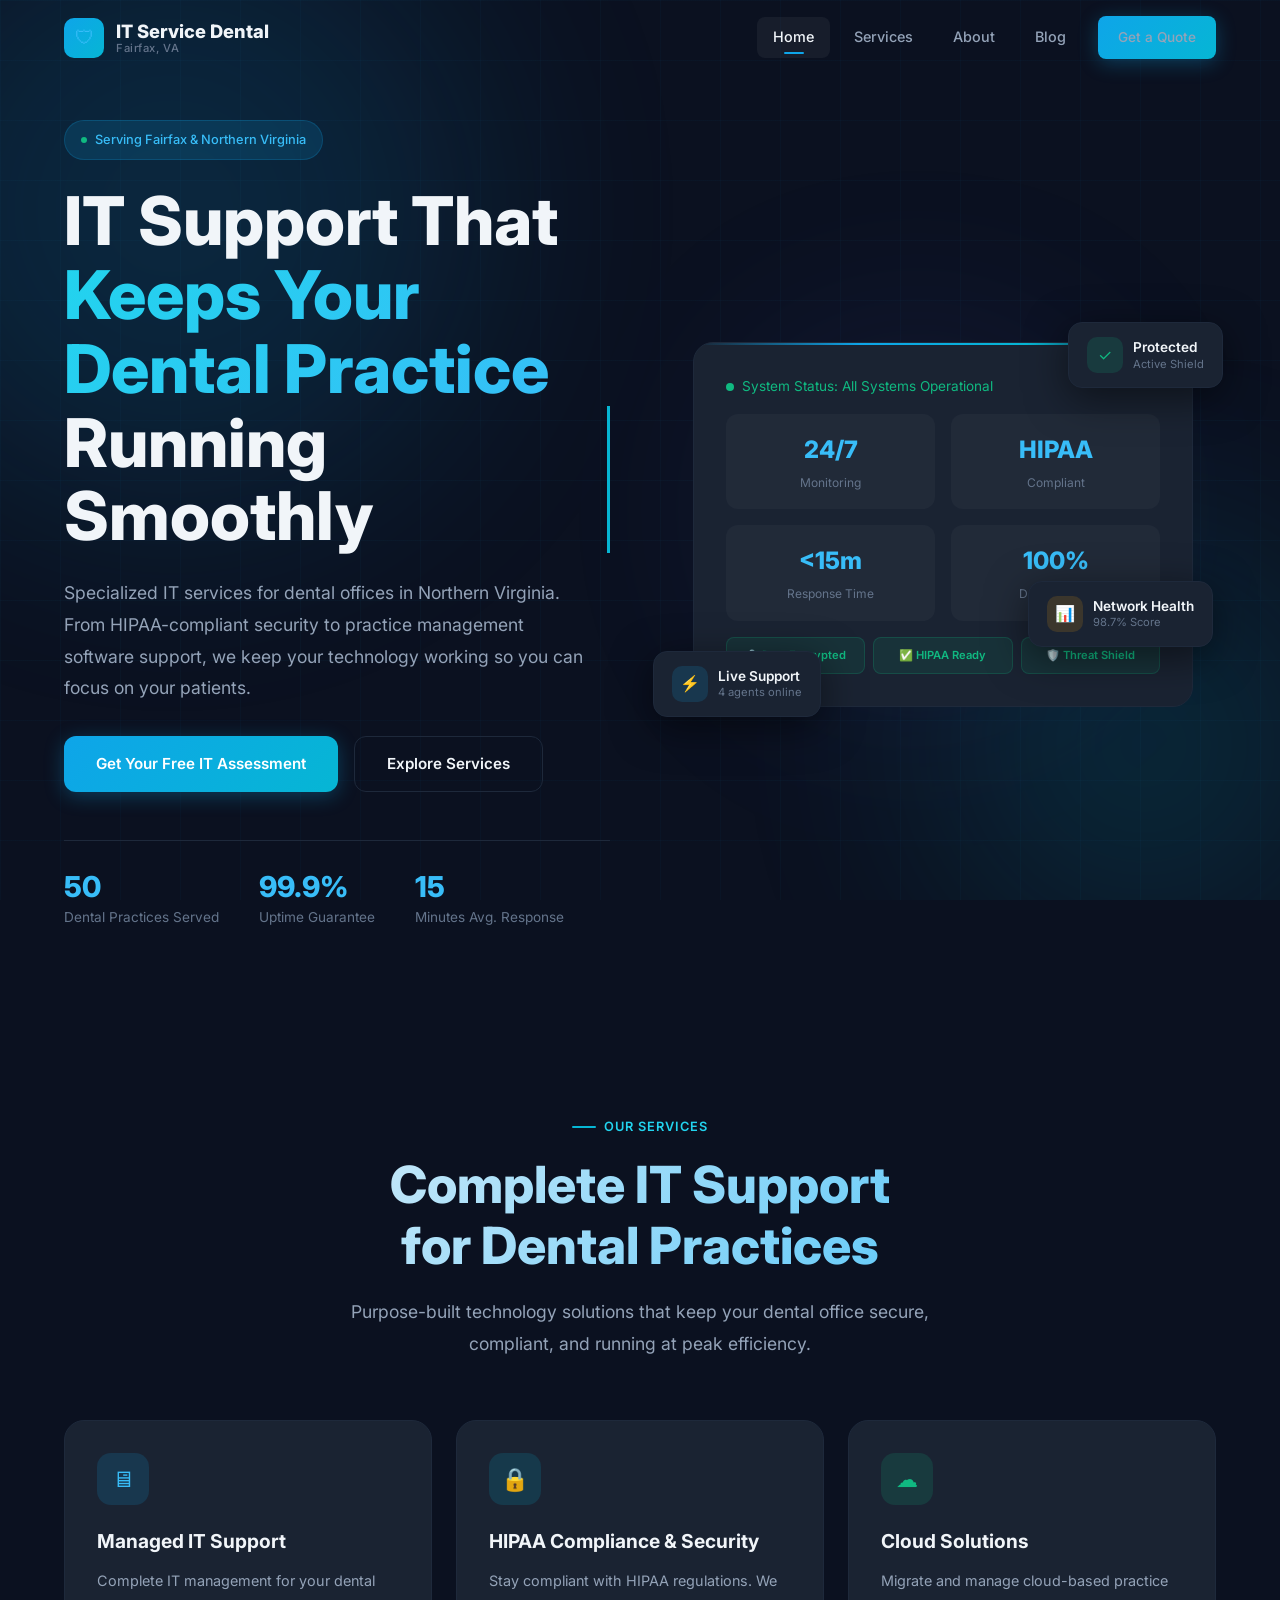
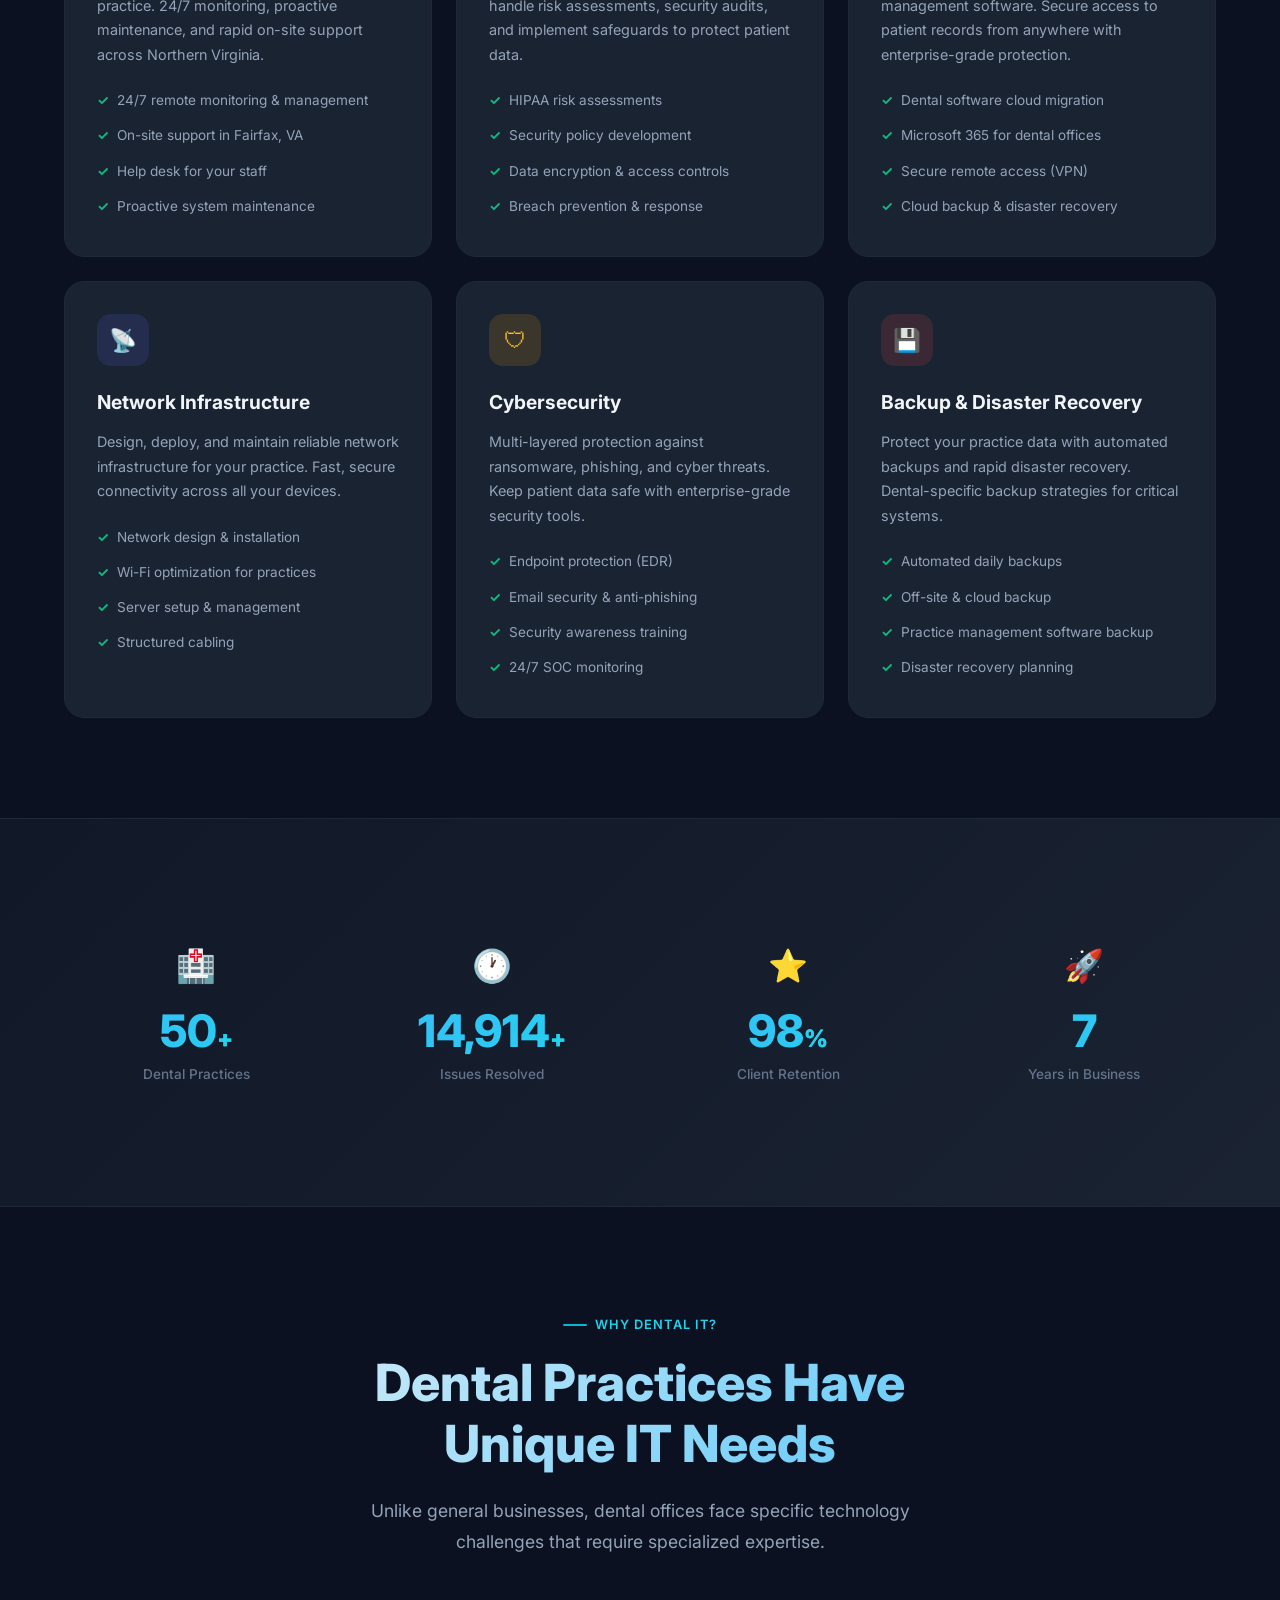
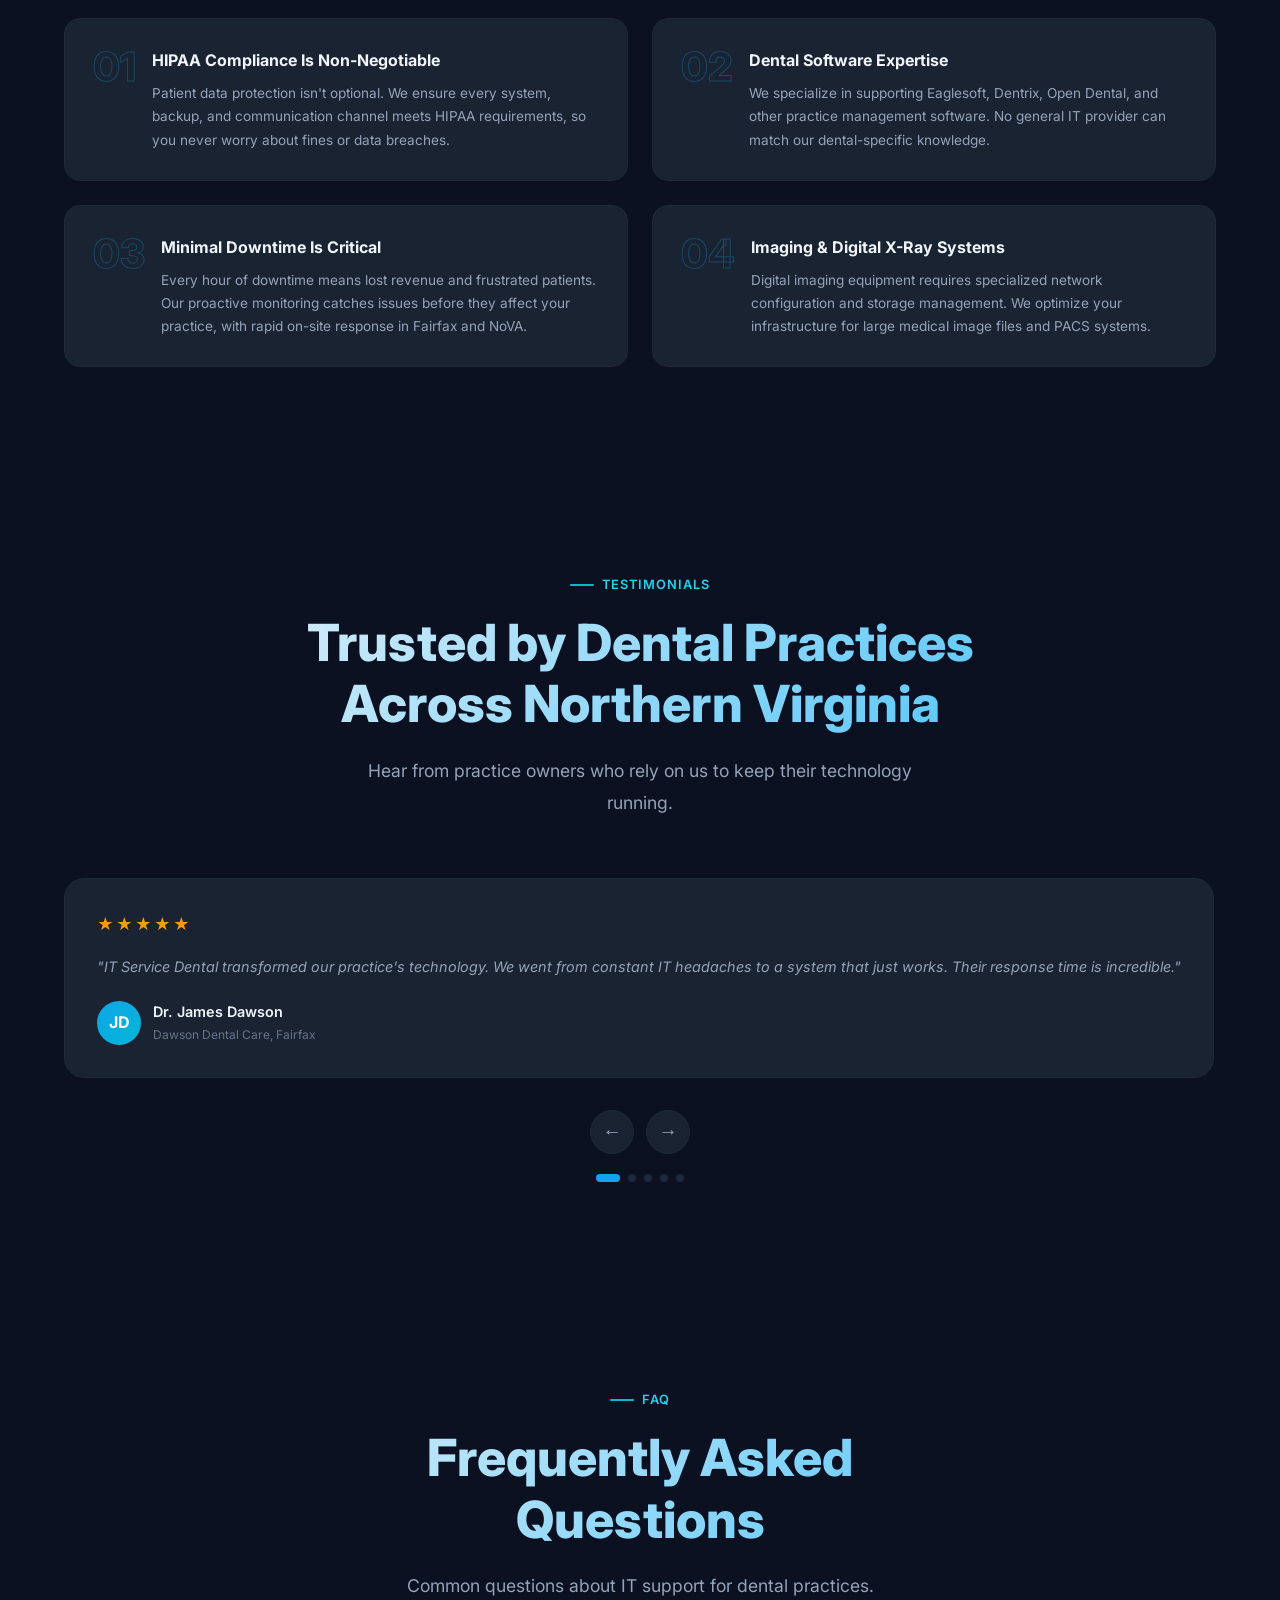
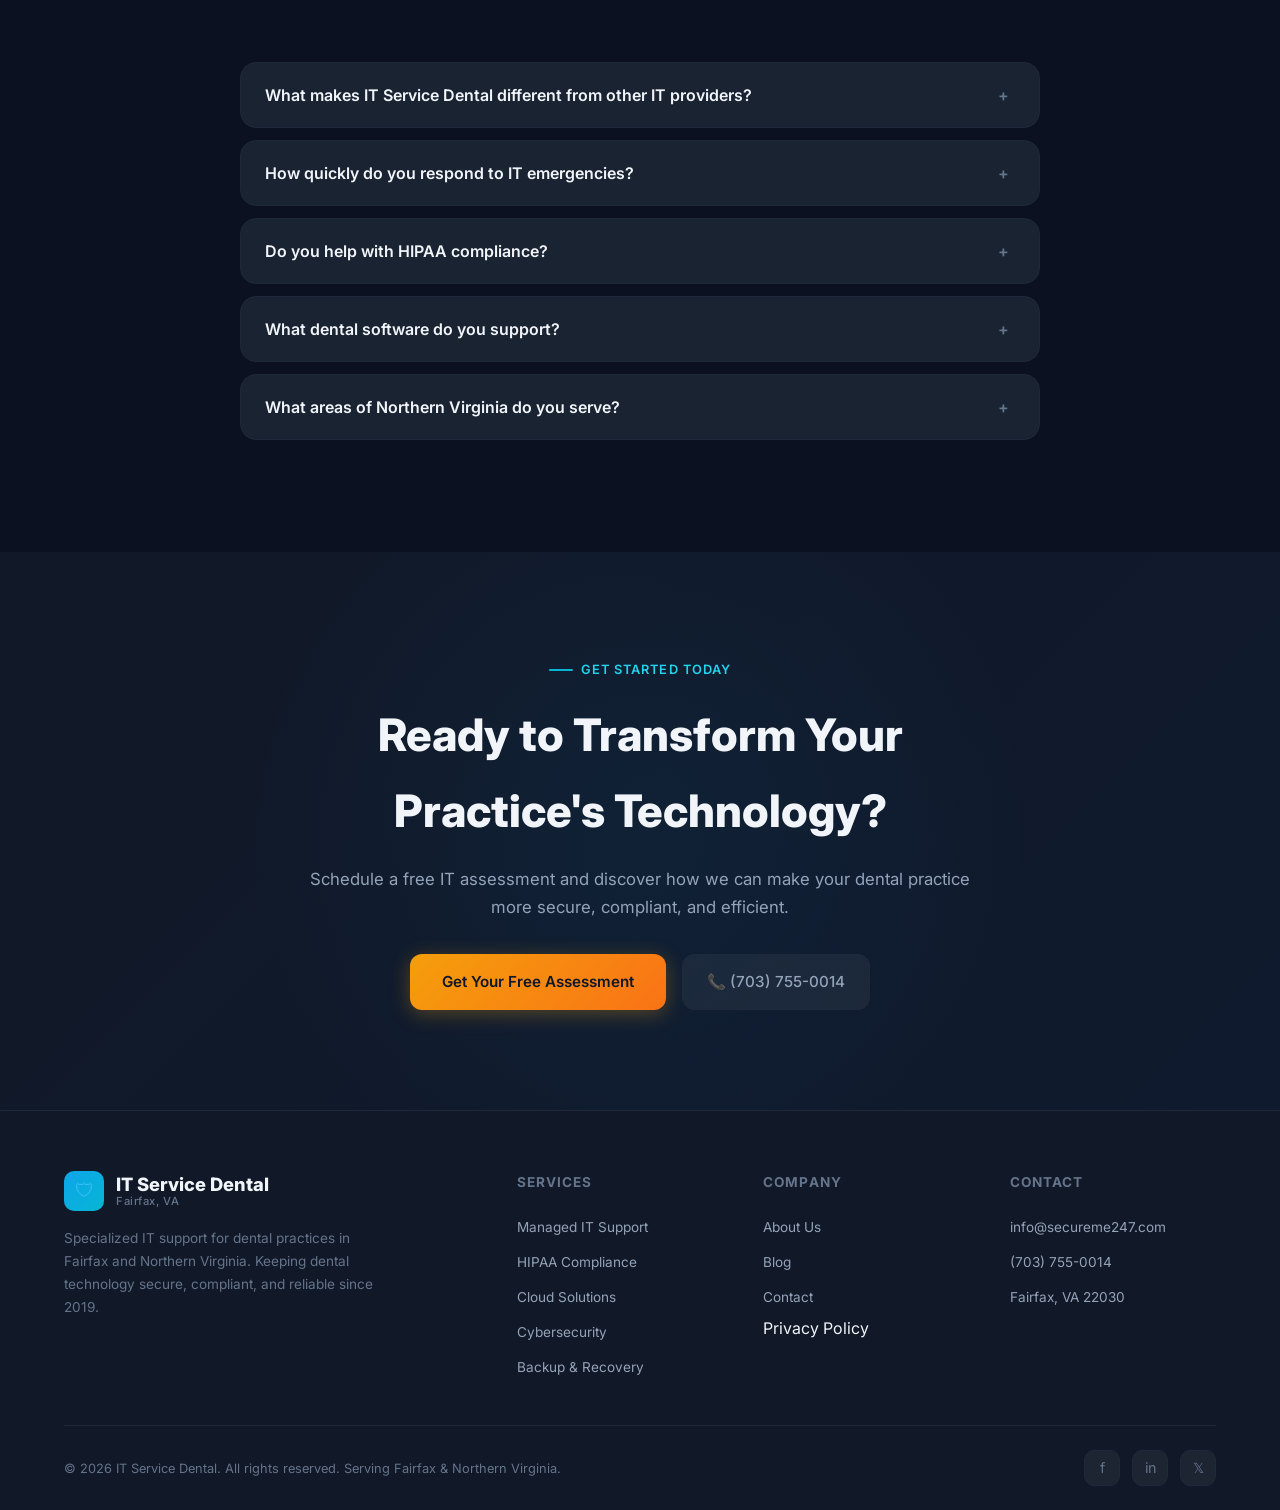
<file: index.html>
<!DOCTYPE html>
<html lang="en">
<head>
  <meta charset="UTF-8">
  <meta name="viewport" content="width=device-width, initial-scale=1.0">
  <meta name="robots" content="index,follow">
  <title>IT Service Dental | IT Support for Dental Offices in Fairfax & Northern Virginia</title>
  <meta name="description" content="IT Service Dental provides specialized IT support, cybersecurity, and managed services for dental offices in Fairfax, VA and Northern Virginia. HIPAA-compliant, 24/7 support.">
  <link rel="canonical" href="https://www.itservicedental.com/">
  <meta property="og:type" content="website">
  <meta property="og:locale" content="en_US">
  <meta property="og:site_name" content="IT Service Dental">
  <meta property="og:title" content="IT Service Dental | IT Support for Dental Offices in Fairfax & Northern Virginia">
  <meta property="og:description" content="Specialized IT support for dental offices. HIPAA-compliant, 24/7 monitoring, and fast on-site support in Fairfax and Northern VA.">
  <meta property="og:image" content="https://www.itservicedental.com/images/og/default.jpg">
  <meta property="og:url" content="https://www.itservicedental.com/">
  <meta name="twitter:card" content="summary_large_image">
  <meta name="twitter:title" content="IT Service Dental | IT Support for Dental Offices in Fairfax & Northern Virginia">
  <meta name="twitter:description" content="Specialized IT support for dental offices. HIPAA-compliant, 24/7 monitoring, and fast on-site support in Fairfax and Northern VA.">
  <meta name="twitter:image" content="https://www.itservicedental.com/images/og/default.jpg">
  <link rel="icon" type="image/svg+xml" href="/favicon.svg">
  <link rel="icon" type="image/png" sizes="96x96" href="/favicon-96x96.png">
  <link rel="icon" type="image/png" sizes="32x32" href="/favicon-32x32.png">
  <link rel="icon" type="image/png" sizes="16x16" href="/favicon-16x16.png">
  <link rel="apple-touch-icon" sizes="192x192" href="/favicon-192x192.png">
  <link rel="preconnect" href="https://fonts.googleapis.com">
  <link rel="preconnect" href="https://fonts.gstatic.com" crossorigin>
  <link href="https://fonts.googleapis.com/css2?family=Inter:wght@400;500;600;700;800&display=swap" rel="stylesheet">
  <link rel="stylesheet" href="/css/style.css">
</head>
<body>
  <!-- Animated Background -->
  <div class="animated-bg">
    <div class="bg-grid"></div>
    <div class="bg-glow bg-glow-1"></div>
    <div class="bg-glow bg-glow-2"></div>
    <div class="bg-glow bg-glow-3"></div>
  </div>

  <!-- Navigation -->
  <nav class="nav" id="navbar">
    <div class="container">
      <a href="/" class="nav-logo">
        <div class="nav-logo-icon">🛡</div>
        <div class="nav-logo-text">
          IT Service Dental
          <span>Fairfax, VA</span>
        </div>
      </a>
      <button class="nav-toggle" id="navToggle" aria-label="Toggle menu">
        <span></span><span></span><span></span>
      </button>
      <div class="nav-links" id="navLinks">
        <a href="/" class="nav-link active">Home</a>
        <a href="/services" class="nav-link">Services</a>
        <a href="/about" class="nav-link">About</a>
        <a href="/blog" class="nav-link">Blog</a>
        <a href="/contact" class="nav-link nav-cta btn btn-primary btn-sm">Get a Quote</a>
      </div>
    </div>
  </nav>

  <!-- Hero Section -->
  <section class="hero" id="home">
    <div class="container">
      <div class="hero-content">
        <div class="hero-badge">
          <span class="hero-badge-dot"></span>
          Serving Fairfax & Northern Virginia
        </div>
        <h1 class="hero-title">
          IT Support That<br>
          <span class="gradient-text">Keeps Your Dental Practice</span><br>
          <span class="typewriter">Running Smoothly</span>
        </h1>
        <p class="hero-description">
          Specialized IT services for dental offices in Northern Virginia. 
          From HIPAA-compliant security to practice management software support, 
          we keep your technology working so you can focus on your patients.
        </p>
        <div class="hero-actions">
          <a href="/contact" class="btn btn-primary">Get Your Free IT Assessment</a>
          <a href="/services" class="btn btn-secondary">Explore Services</a>
        </div>
        <div class="hero-stats">
          <div class="hero-stat">
            <div class="hero-stat-number" data-count="50">0</div>
            <div class="hero-stat-label">Dental Practices Served</div>
          </div>
          <div class="hero-stat">
            <div class="hero-stat-number" data-count="99.9">99.9%</div>
            <div class="hero-stat-label">Uptime Guarantee</div>
          </div>
          <div class="hero-stat">
            <div class="hero-stat-number" data-count="15">0</div>
            <div class="hero-stat-label">Minutes Avg. Response</div>
          </div>
        </div>
      </div>

      <div class="hero-visual">
        <div class="hero-visual-inner">
          <div class="hero-card">
            <div class="hero-card-status">
              <span class="dot"></span>
              System Status: All Systems Operational
            </div>
            <div class="hero-card-metrics">
              <div class="hero-card-metric">
                <div class="value">24/7</div>
                <div class="label">Monitoring</div>
              </div>
              <div class="hero-card-metric">
                <div class="value">HIPAA</div>
                <div class="label">Compliant</div>
              </div>
              <div class="hero-card-metric">
                <div class="value">&lt;15m</div>
                <div class="label">Response Time</div>
              </div>
              <div class="hero-card-metric">
                <div class="value">100%</div>
                <div class="label">Dental Focus</div>
              </div>
            </div>
            <div class="hero-card-security">
              <div class="security-item">🔒 Data Encrypted</div>
              <div class="security-item">✅ HIPAA Ready</div>
              <div class="security-item">🛡️ Threat Shield</div>
            </div>
          </div>
          <!-- Floating cards -->
          <div class="floating-card floating-card-1">
            <div class="icon green">✓</div>
            <div class="text">
              <div class="main">Protected</div>
              <div class="sub">Active Shield</div>
            </div>
          </div>
          <div class="floating-card floating-card-2">
            <div class="icon blue">⚡</div>
            <div class="text">
              <div class="main">Live Support</div>
              <div class="sub">4 agents online</div>
            </div>
          </div>
          <div class="floating-card floating-card-3">
            <div class="icon amber">📊</div>
            <div class="text">
              <div class="main">Network Health</div>
              <div class="sub">98.7% Score</div>
            </div>
          </div>
        </div>
      </div>
    </div>
  </section>

  <!-- Services Overview -->
  <section class="section" id="services">
    <div class="container">
      <div class="section-header text-center" data-animate="fadeInUp">
        <div class="section-tag">Our Services</div>
        <h2 class="section-title">Complete IT Support<br>for Dental Practices</h2>
        <p class="section-subtitle">Purpose-built technology solutions that keep your dental office secure, compliant, and running at peak efficiency.</p>
      </div>
      <div class="services-grid">
        <div class="service-card" data-animate="fadeInUp" data-delay="0">
          <div class="service-icon blue">🖥</div>
          <h3>Managed IT Support</h3>
          <p>Complete IT management for your dental practice. 24/7 monitoring, proactive maintenance, and rapid on-site support across Northern Virginia.</p>
          <ul class="service-features">
            <li>24/7 remote monitoring & management</li>
            <li>On-site support in Fairfax, VA</li>
            <li>Help desk for your staff</li>
            <li>Proactive system maintenance</li>
          </ul>
        </div>
        <div class="service-card" data-animate="fadeInUp" data-delay="100">
          <div class="service-icon teal">🔒</div>
          <h3>HIPAA Compliance & Security</h3>
          <p>Stay compliant with HIPAA regulations. We handle risk assessments, security audits, and implement safeguards to protect patient data.</p>
          <ul class="service-features">
            <li>HIPAA risk assessments</li>
            <li>Security policy development</li>
            <li>Data encryption & access controls</li>
            <li>Breach prevention & response</li>
          </ul>
        </div>
        <div class="service-card" data-animate="fadeInUp" data-delay="200">
          <div class="service-icon green">☁</div>
          <h3>Cloud Solutions</h3>
          <p>Migrate and manage cloud-based practice management software. Secure access to patient records from anywhere with enterprise-grade protection.</p>
          <ul class="service-features">
            <li>Dental software cloud migration</li>
            <li>Microsoft 365 for dental offices</li>
            <li>Secure remote access (VPN)</li>
            <li>Cloud backup & disaster recovery</li>
          </ul>
        </div>
        <div class="service-card" data-animate="fadeInUp" data-delay="300">
          <div class="service-icon purple">📡</div>
          <h3>Network Infrastructure</h3>
          <p>Design, deploy, and maintain reliable network infrastructure for your practice. Fast, secure connectivity across all your devices.</p>
          <ul class="service-features">
            <li>Network design & installation</li>
            <li>Wi-Fi optimization for practices</li>
            <li>Server setup & management</li>
            <li>Structured cabling</li>
          </ul>
        </div>
        <div class="service-card" data-animate="fadeInUp" data-delay="400">
          <div class="service-icon amber">🛡</div>
          <h3>Cybersecurity</h3>
          <p>Multi-layered protection against ransomware, phishing, and cyber threats. Keep patient data safe with enterprise-grade security tools.</p>
          <ul class="service-features">
            <li>Endpoint protection (EDR)</li>
            <li>Email security & anti-phishing</li>
            <li>Security awareness training</li>
            <li>24/7 SOC monitoring</li>
          </ul>
        </div>
        <div class="service-card" data-animate="fadeInUp" data-delay="500">
          <div class="service-icon red">💾</div>
          <h3>Backup & Disaster Recovery</h3>
          <p>Protect your practice data with automated backups and rapid disaster recovery. Dental-specific backup strategies for critical systems.</p>
          <ul class="service-features">
            <li>Automated daily backups</li>
            <li>Off-site & cloud backup</li>
            <li>Practice management software backup</li>
            <li>Disaster recovery planning</li>
          </ul>
        </div>
      </div>
    </div>
  </section>

  <!-- Stats Section -->
  <section class="section stats-section" id="stats">
    <div class="container">
      <div class="stats-grid">
        <div class="stat-item" data-animate="scaleIn">
          <div class="stat-icon">🏥</div>
          <div class="stat-value"><span class="counter" data-target="50">0</span><span class="stat-suffix">+</span></div>
          <div class="stat-label">Dental Practices</div>
        </div>
        <div class="stat-item" data-animate="scaleIn" data-delay="100">
          <div class="stat-icon">🕐</div>
          <div class="stat-value"><span class="counter" data-target="15000">0</span><span class="stat-suffix">+</span></div>
          <div class="stat-label">Issues Resolved</div>
        </div>
        <div class="stat-item" data-animate="scaleIn" data-delay="200">
          <div class="stat-icon">⭐</div>
          <div class="stat-value"><span class="counter" data-target="99">0</span><span class="stat-suffix">%</span></div>
          <div class="stat-label">Client Retention</div>
        </div>
        <div class="stat-item" data-animate="scaleIn" data-delay="300">
          <div class="stat-icon">🚀</div>
          <div class="stat-value"><span class="counter" data-target="7">0</span></div>
          <div class="stat-label">Years in Business</div>
        </div>
      </div>
    </div>
  </section>

  <!-- Why Dental IT Section -->
  <section class="section" id="why-dental">
    <div class="container">
      <div class="section-header text-center" data-animate="fadeInUp">
        <div class="section-tag">Why Dental IT?</div>
        <h2 class="section-title">Dental Practices Have<br>Unique IT Needs</h2>
        <p class="section-subtitle">Unlike general businesses, dental offices face specific technology challenges that require specialized expertise.</p>
      </div>
      <div class="why-grid">
        <div class="why-card" data-animate="fadeInUp" data-delay="0">
          <div class="why-number">01</div>
          <div class="why-content">
            <h4>HIPAA Compliance Is Non-Negotiable</h4>
            <p>Patient data protection isn't optional. We ensure every system, backup, and communication channel meets HIPAA requirements, so you never worry about fines or data breaches.</p>
          </div>
        </div>
        <div class="why-card" data-animate="fadeInUp" data-delay="100">
          <div class="why-number">02</div>
          <div class="why-content">
            <h4>Dental Software Expertise</h4>
            <p>We specialize in supporting Eaglesoft, Dentrix, Open Dental, and other practice management software. No general IT provider can match our dental-specific knowledge.</p>
          </div>
        </div>
        <div class="why-card" data-animate="fadeInUp" data-delay="200">
          <div class="why-number">03</div>
          <div class="why-content">
            <h4>Minimal Downtime Is Critical</h4>
            <p>Every hour of downtime means lost revenue and frustrated patients. Our proactive monitoring catches issues before they affect your practice, with rapid on-site response in Fairfax and NoVA.</p>
          </div>
        </div>
        <div class="why-card" data-animate="fadeInUp" data-delay="300">
          <div class="why-number">04</div>
          <div class="why-content">
            <h4>Imaging & Digital X-Ray Systems</h4>
            <p>Digital imaging equipment requires specialized network configuration and storage management. We optimize your infrastructure for large medical image files and PACS systems.</p>
          </div>
        </div>
      </div>
    </div>
  </section>

  <!-- Testimonials -->
  <section class="section" id="testimonials">
    <div class="container">
      <div class="section-header text-center" data-animate="fadeInUp">
        <div class="section-tag">Testimonials</div>
        <h2 class="section-title">Trusted by Dental Practices<br>Across Northern Virginia</h2>
        <p class="section-subtitle">Hear from practice owners who rely on us to keep their technology running.</p>
      </div>
      <div class="testimonials-slider" data-animate="fadeInUp">
        <div class="testimonials-track" id="testimonialTrack">
          <div class="testimonial-card">
            <div class="testimonial-stars">★★★★★</div>
            <p class="testimonial-text">"IT Service Dental transformed our practice's technology. We went from constant IT headaches to a system that just works. Their response time is incredible."</p>
            <div class="testimonial-author">
              <div class="testimonial-avatar">JD</div>
              <div>
                <div class="testimonial-name">Dr. James Dawson</div>
                <div class="testimonial-role">Dawson Dental Care, Fairfax</div>
              </div>
            </div>
          </div>
          <div class="testimonial-card">
            <div class="testimonial-stars">★★★★★</div>
            <p class="testimonial-text">"Switching to IT Service Dental was the best decision for our practice. They handled our HIPAA compliance audit and we passed with flying colors. Highly recommended."</p>
            <div class="testimonial-author">
              <div class="testimonial-avatar">SK</div>
              <div>
                <div class="testimonial-name">Dr. Sarah Kim</div>
                <div class="testimonial-role">Bright Smile Dentistry, Reston</div>
              </div>
            </div>
          </div>
          <div class="testimonial-card">
            <div class="testimonial-stars">★★★★★</div>
            <p class="testimonial-text">"Our practice management software was constantly crashing. They had us back up and running within hours and implemented a permanent fix. Knowledgeable and professional."</p>
            <div class="testimonial-author">
              <div class="testimonial-avatar">MP</div>
              <div>
                <div class="testimonial-name">Dr. Michael Park</div>
                <div class="testimonial-role">Park Family Dentistry, Vienna</div>
              </div>
            </div>
          </div>
          <div class="testimonial-card">
            <div class="testimonial-stars">★★★★★</div>
            <p class="testimonial-text">"The cloud migration they did for our practice was seamless. We can now access patient records securely from home. Their team truly understands dental practice workflows."</p>
            <div class="testimonial-author">
              <div class="testimonial-avatar">LN</div>
              <div>
                <div class="testimonial-name">Dr. Lisa Nguyen</div>
                <div class="testimonial-role">Nguyen Dental Associates, Arlington</div>
              </div>
            </div>
          </div>
          <div class="testimonial-card">
            <div class="testimonial-stars">★★★★★</div>
            <p class="testimonial-text">"We had a ransomware attack that encrypted all our patient files. IT Service Dental had us recovered from backups within 2 hours. They saved our practice."</p>
            <div class="testimonial-author">
              <div class="testimonial-avatar">RT</div>
              <div>
                <div class="testimonial-name">Dr. Robert Taylor</div>
                <div class="testimonial-role">Taylor Dental, McLean</div>
              </div>
            </div>
          </div>
        </div>
        <div class="testimonial-controls">
          <button class="testimonial-btn" id="prevTestimonial" aria-label="Previous">←</button>
          <button class="testimonial-btn" id="nextTestimonial" aria-label="Next">→</button>
        </div>
        <div class="testimonial-dots" id="testimonialDots">
          <button class="testimonial-dot active" data-index="0" aria-label="Slide 1"></button>
          <button class="testimonial-dot" data-index="1" aria-label="Slide 2"></button>
          <button class="testimonial-dot" data-index="2" aria-label="Slide 3"></button>
          <button class="testimonial-dot" data-index="3" aria-label="Slide 4"></button>
          <button class="testimonial-dot" data-index="4" aria-label="Slide 5"></button>
        </div>
      </div>
    </div>
  </section>

  <!-- FAQ Section -->
  <section class="section" id="faq">
    <div class="container">
      <div class="section-header text-center" data-animate="fadeInUp">
        <div class="section-tag">FAQ</div>
        <h2 class="section-title">Frequently Asked<br>Questions</h2>
        <p class="section-subtitle">Common questions about IT support for dental practices.</p>
      </div>
      <div class="faq-list" data-animate="fadeInUp">
        <div class="faq-item">
          <button class="faq-question">
            What makes IT Service Dental different from other IT providers?
            <span class="faq-icon">+</span>
          </button>
          <div class="faq-answer">
            <div class="faq-answer-inner">We specialize exclusively in dental practices. We understand dental software, HIPAA requirements specific to dentistry, imaging systems, and the unique workflow of a dental office. General IT providers don't have this focused expertise.</div>
          </div>
        </div>
        <div class="faq-item">
          <button class="faq-question">
            How quickly do you respond to IT emergencies?
            <span class="faq-icon">+</span>
          </button>
          <div class="faq-answer">
            <div class="faq-answer-inner">Our average response time is under 15 minutes for critical issues. For practices in Fairfax and Northern Virginia, we offer on-site support within 2 hours for emergencies that can't be resolved remotely.</div>
          </div>
        </div>
        <div class="faq-item">
          <button class="faq-question">
            Do you help with HIPAA compliance?
            <span class="faq-icon">+</span>
          </button>
          <div class="faq-answer">
            <div class="faq-answer-inner">Yes, absolutely. We conduct comprehensive HIPAA risk assessments, implement technical safeguards, develop security policies, and provide documentation for audits. We help you achieve and maintain full compliance.</div>
          </div>
        </div>
        <div class="faq-item">
          <button class="faq-question">
            What dental software do you support?
            <span class="faq-icon">+</span>
          </button>
          <div class="faq-answer">
            <div class="faq-answer-inner">We support all major dental practice management software including Dentrix, Eaglesoft, Open Dental, Curve, Denticon, and more. Our team has extensive experience with dental-specific applications.</div>
          </div>
        </div>
        <div class="faq-item">
          <button class="faq-question">
            What areas of Northern Virginia do you serve?
            <span class="faq-icon">+</span>
          </button>
          <div class="faq-answer">
            <div class="faq-answer-inner">We serve all of Northern Virginia including Fairfax, Arlington, Alexandria, Reston, Herndon, Vienna, McLean, Falls Church, Centreville, Chantilly, and surrounding areas. On-site support available across NoVA.</div>
          </div>
        </div>
      </div>
    </div>
  </section>

  <!-- CTA Section -->
  <section class="section cta-section" id="cta">
    <div class="container">
      <div class="cta-content" data-animate="fadeInUp">
        <div class="section-tag" style="justify-content:center">Get Started Today</div>
        <h2>Ready to Transform Your<br>Practice's Technology?</h2>
        <p>Schedule a free IT assessment and discover how we can make your dental practice more secure, compliant, and efficient.</p>
        <div class="cta-actions">
          <a href="/contact" class="btn btn-cta">Get Your Free Assessment</a>
          <a href="tel:+17037550014" class="cta-phone">📞 (703) 755-0014</a>
        </div>
      </div>
    </div>
  </section>

  <!-- Footer -->
  <footer class="footer">
    <div class="container">
      <div class="footer-grid">
        <div class="footer-brand">
          <a href="/" class="nav-logo">
            <div class="nav-logo-icon">🛡</div>
            <div class="nav-logo-text">
              IT Service Dental
              <span>Fairfax, VA</span>
            </div>
          </a>
          <p>Specialized IT support for dental practices in Fairfax and Northern Virginia. Keeping dental technology secure, compliant, and reliable since 2019.</p>
        </div>
        <div class="footer-col">
          <h4>Services</h4>
          <a href="/services">Managed IT Support</a>
          <a href="/services">HIPAA Compliance</a>
          <a href="/services">Cloud Solutions</a>
          <a href="/services">Cybersecurity</a>
          <a href="/services">Backup & Recovery</a>
        </div>
        <div class="footer-col">
          <h4>Company</h4>
          <a href="/about">About Us</a>
          <a href="/blog">Blog</a>
          <a href="/contact">Contact</a>
          <span>Privacy Policy</span>
        </div>
        <div class="footer-col">
          <h4>Contact</h4>
          <a href="mailto:info@secureme247.com">info@secureme247.com</a>
          <a href="tel:+17037550014">(703) 755-0014</a>
          <a>Fairfax, VA 22030</a>
        </div>
      </div>
      <div class="footer-bottom">
        <p>&copy; 2026 IT Service Dental. All rights reserved. Serving Fairfax & Northern Virginia.</p>
        <div class="footer-social">
          <a href="#" aria-label="Facebook">f</a>
          <a href="#" aria-label="LinkedIn">in</a>
          <a href="#" aria-label="Twitter">𝕏</a>
        </div>
      </div>
    </div>
  </footer>

  <!-- Back to Top -->
  <button class="back-to-top" id="backToTop" aria-label="Back to top">↑</button>

  <!-- Scripts -->
  <script src="/js/animations.js"></script>
  <script src="/js/main.js"></script>
</body>
</html>
</file>
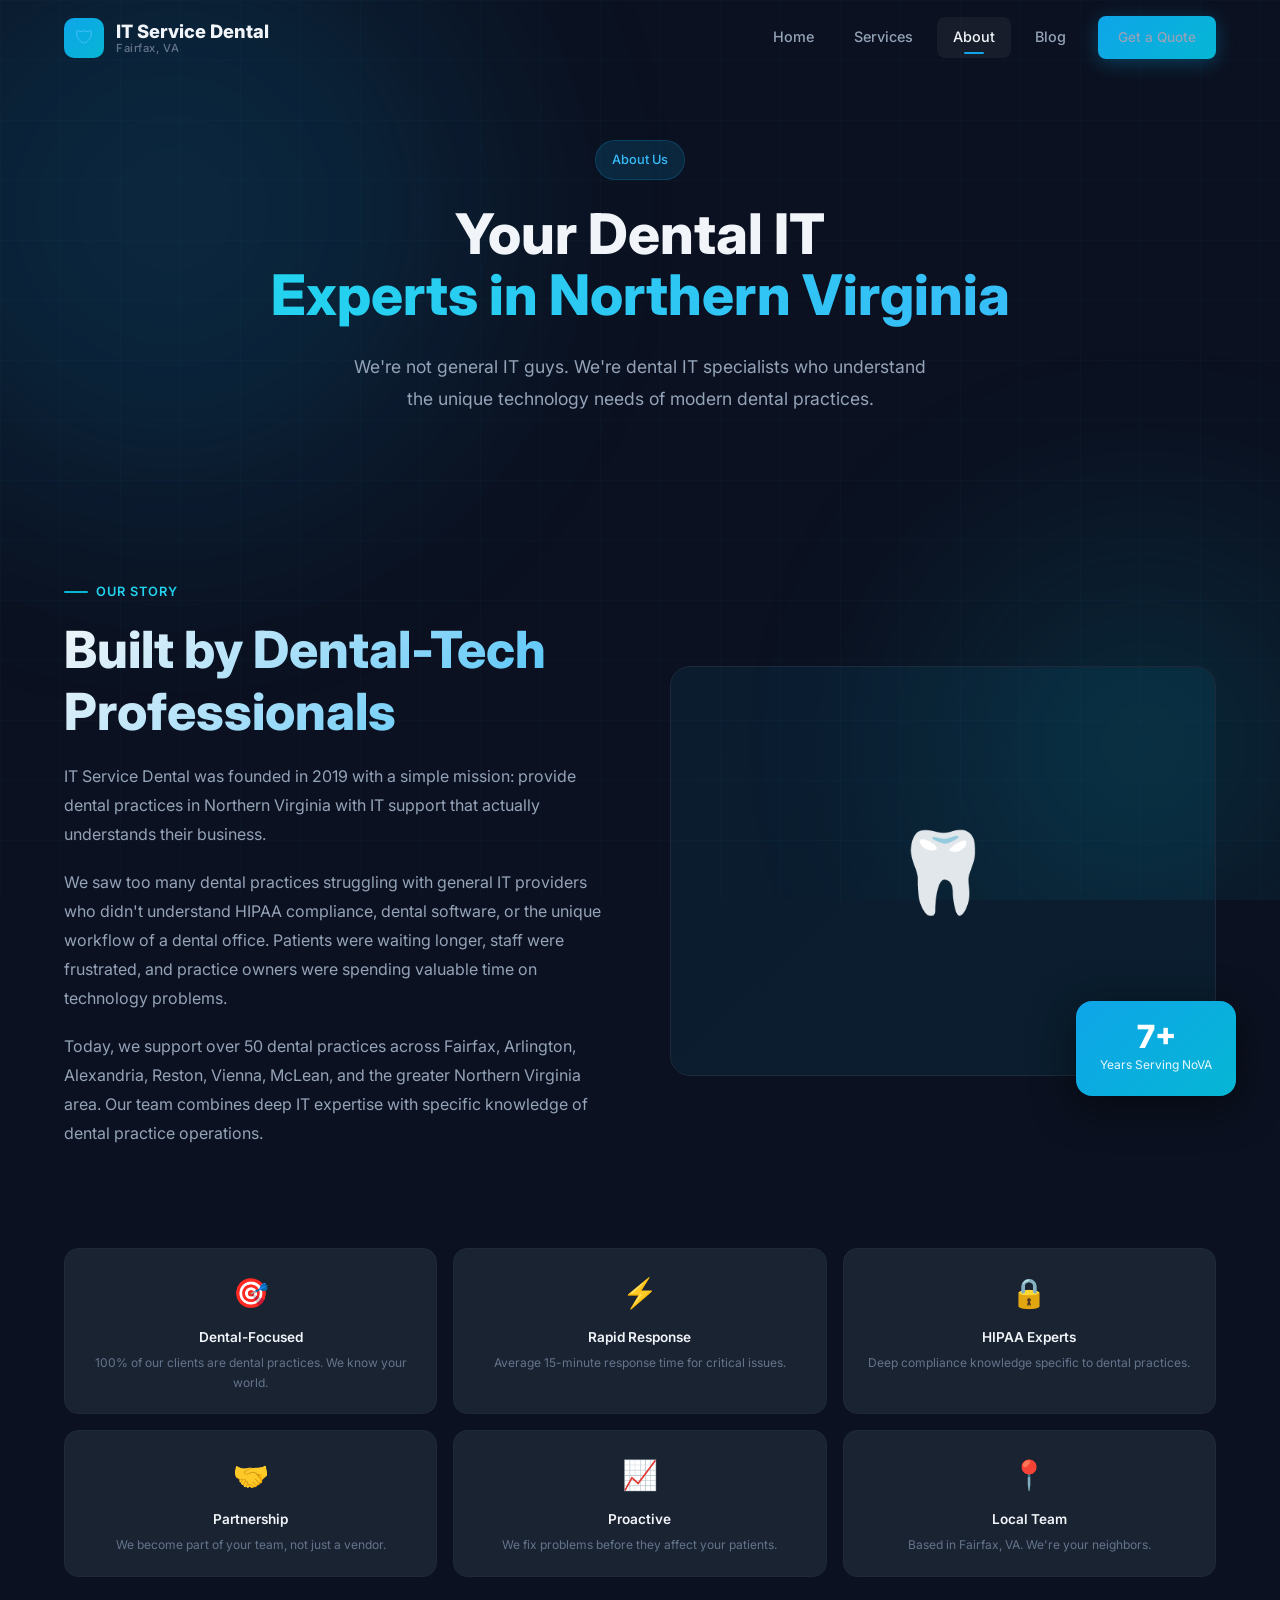
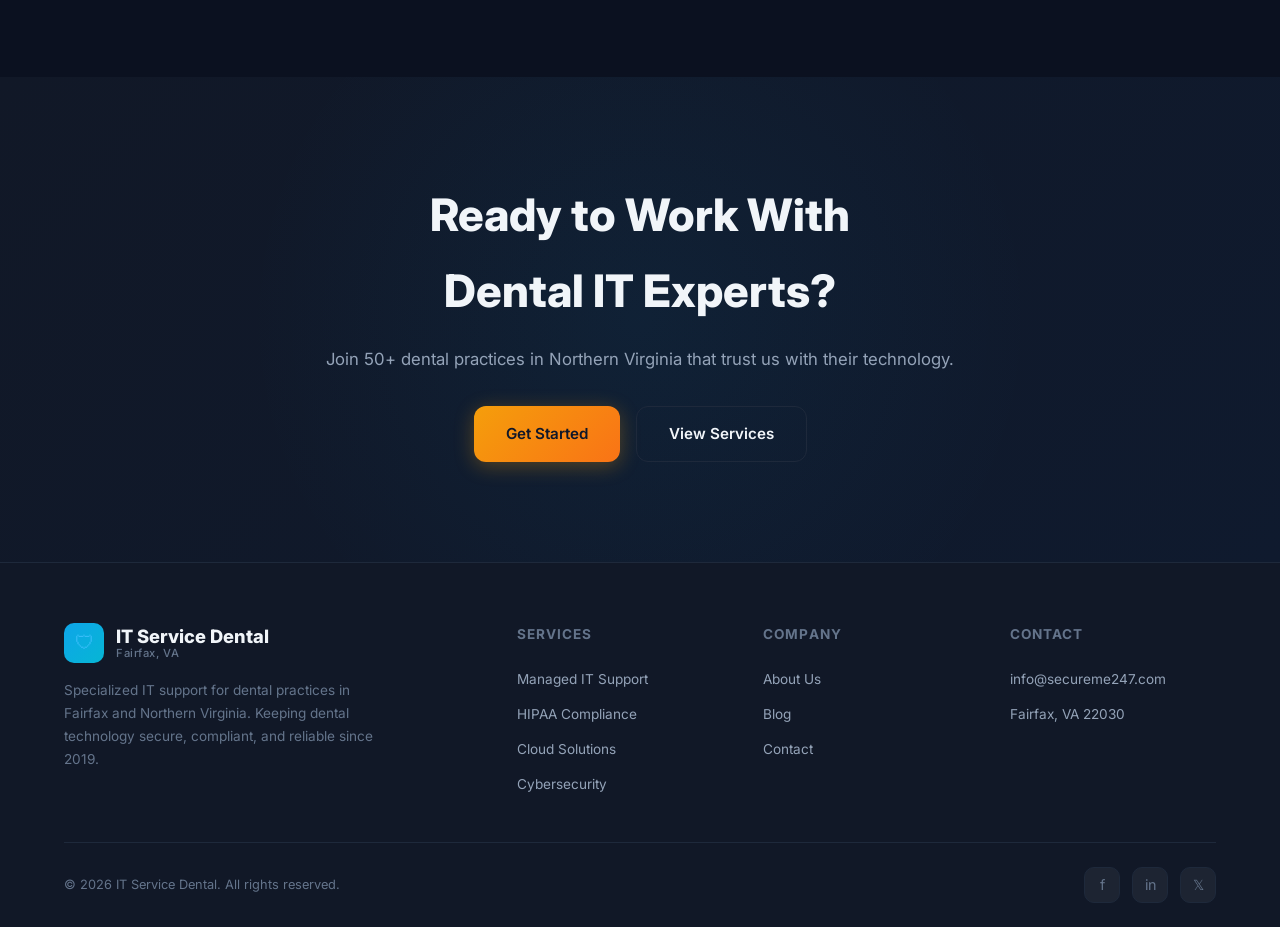
<file: about.html>
<!DOCTYPE html>
<html lang="en">
<head>
  <meta charset="UTF-8">
  <meta name="viewport" content="width=device-width, initial-scale=1.0">
  <title>About Us | IT Service Dental - Fairfax, VA</title>
  <meta name="description" content="Learn about IT Service Dental. We're a specialized IT support company serving dental practices in Fairfax and Northern Virginia since 2019.">
  <link rel="canonical" href="https://www.itservicedental.com/about">
  <meta property="og:title" content="About IT Service Dental | Fairfax & Northern Virginia">
  <meta property="og:description" content="Dental-specific IT experts serving Northern Virginia since 2019.">
  <link rel="icon" type="image/svg+xml" href="/favicon.svg">
  <link rel="icon" type="image/png" sizes="96x96" href="/favicon-96x96.png">
  <link rel="icon" type="image/png" sizes="32x32" href="/favicon-32x32.png">
  <link rel="icon" type="image/png" sizes="16x16" href="/favicon-16x16.png">
  <link rel="apple-touch-icon" sizes="192x192" href="/favicon-192x192.png">
  <link rel="preconnect" href="https://fonts.googleapis.com">
  <link rel="preconnect" href="https://fonts.gstatic.com" crossorigin>
  <link href="https://fonts.googleapis.com/css2?family=Inter:wght@400;500;600;700;800&display=swap" rel="stylesheet">
  <link rel="stylesheet" href="/css/style.css">
</head>
<body>
  <div class="animated-bg"><div class="bg-grid"></div><div class="bg-glow bg-glow-1"></div><div class="bg-glow bg-glow-2"></div></div>

  <nav class="nav" id="navbar">
    <div class="container">
      <a href="/" class="nav-logo">
        <div class="nav-logo-icon">🛡</div>
        <div class="nav-logo-text">IT Service Dental <span>Fairfax, VA</span></div>
      </a>
      <button class="nav-toggle" id="navToggle" aria-label="Toggle menu"><span></span><span></span><span></span></button>
      <div class="nav-links" id="navLinks">
        <a href="/" class="nav-link">Home</a>
        <a href="/services" class="nav-link">Services</a>
        <a href="/about" class="nav-link active">About</a>
        <a href="/blog" class="nav-link">Blog</a>
        <a href="/contact" class="nav-link nav-cta btn btn-primary btn-sm">Get a Quote</a>
      </div>
    </div>
  </nav>

  <section class="hero" style="min-height:50vh;padding:140px 0 60px">
    <div class="container">
      <div class="hero-content" style="grid-column:1/-1;text-align:center">
        <div class="hero-badge" style="margin:0 auto 24px">About Us</div>
        <h1 class="hero-title" style="font-size:clamp(2rem,5vw,3.5rem)">
          Your Dental IT<br><span class="gradient-text">Experts in Northern Virginia</span>
        </h1>
        <p class="hero-description" style="margin:20px auto 0;max-width:600px">
          We're not general IT guys. We're dental IT specialists who understand the unique technology needs of modern dental practices.
        </p>
      </div>
    </div>
  </section>

  <section class="section">
    <div class="container">
      <div class="about-story">
        <div class="about-content" data-animate="fadeInUp">
          <div class="section-tag">Our Story</div>
          <h2 class="section-title">Built by Dental-Tech<br>Professionals</h2>
          <p style="color:var(--text-secondary);line-height:1.8;margin-bottom:20px">
            IT Service Dental was founded in 2019 with a simple mission: provide dental practices in Northern Virginia with IT support that actually understands their business.
          </p>
          <p style="color:var(--text-secondary);line-height:1.8;margin-bottom:20px">
            We saw too many dental practices struggling with general IT providers who didn't understand HIPAA compliance, dental software, or the unique workflow of a dental office. Patients were waiting longer, staff were frustrated, and practice owners were spending valuable time on technology problems.
          </p>
          <p style="color:var(--text-secondary);line-height:1.8;margin-bottom:20px">
            Today, we support over 50 dental practices across Fairfax, Arlington, Alexandria, Reston, Vienna, McLean, and the greater Northern Virginia area. Our team combines deep IT expertise with specific knowledge of dental practice operations.
          </p>
        </div>
        <div class="about-visual" data-animate="fadeInRight">
          <div class="about-image">🦷</div>
          <div class="about-experience-badge">
            <div class="number">7+</div>
            <div class="label">Years Serving NoVA</div>
          </div>
        </div>
      </div>

      <div class="about-values" style="margin-top:80px">
        <div class="about-value" data-animate="fadeInUp">
          <div class="icon">🎯</div>
          <h4>Dental-Focused</h4>
          <p>100% of our clients are dental practices. We know your world.</p>
        </div>
        <div class="about-value" data-animate="fadeInUp" data-delay="100">
          <div class="icon">⚡</div>
          <h4>Rapid Response</h4>
          <p>Average 15-minute response time for critical issues.</p>
        </div>
        <div class="about-value" data-animate="fadeInUp" data-delay="200">
          <div class="icon">🔒</div>
          <h4>HIPAA Experts</h4>
          <p>Deep compliance knowledge specific to dental practices.</p>
        </div>
        <div class="about-value" data-animate="fadeInUp" data-delay="300">
          <div class="icon">🤝</div>
          <h4>Partnership</h4>
          <p>We become part of your team, not just a vendor.</p>
        </div>
        <div class="about-value" data-animate="fadeInUp" data-delay="400">
          <div class="icon">📈</div>
          <h4>Proactive</h4>
          <p>We fix problems before they affect your patients.</p>
        </div>
        <div class="about-value" data-animate="fadeInUp" data-delay="500">
          <div class="icon">📍</div>
          <h4>Local Team</h4>
          <p>Based in Fairfax, VA. We're your neighbors.</p>
        </div>
      </div>
    </div>
  </section>

  <section class="section cta-section">
    <div class="container">
      <div class="cta-content" data-animate="fadeInUp">
        <h2>Ready to Work With<br>Dental IT Experts?</h2>
        <p>Join 50+ dental practices in Northern Virginia that trust us with their technology.</p>
        <div class="cta-actions">
          <a href="/contact" class="btn btn-cta">Get Started</a>
          <a href="/services" class="btn btn-secondary">View Services</a>
        </div>
      </div>
    </div>
  </section>

  <footer class="footer">
    <div class="container">
      <div class="footer-grid">
        <div class="footer-brand">
          <a href="/" class="nav-logo">
            <div class="nav-logo-icon">🛡</div>
            <div class="nav-logo-text">IT Service Dental <span>Fairfax, VA</span></div>
          </a>
          <p>Specialized IT support for dental practices in Fairfax and Northern Virginia. Keeping dental technology secure, compliant, and reliable since 2019.</p>
        </div>
        <div class="footer-col">
          <h4>Services</h4>
          <a href="/services">Managed IT Support</a>
          <a href="/services">HIPAA Compliance</a>
          <a href="/services">Cloud Solutions</a>
          <a href="/services">Cybersecurity</a>
        </div>
        <div class="footer-col">
          <h4>Company</h4>
          <a href="/about">About Us</a>
          <a href="/blog">Blog</a>
          <a href="/contact">Contact</a>
        </div>
        <div class="footer-col">
          <h4>Contact</h4>
          <a href="mailto:info@secureme247.com">info@secureme247.com</a>
          <a>Fairfax, VA 22030</a>
        </div>
      </div>
      <div class="footer-bottom">
        <p>&copy; 2026 IT Service Dental. All rights reserved.</p>
        <div class="footer-social">
          <a href="#" aria-label="Facebook">f</a>
          <a href="#" aria-label="LinkedIn">in</a>
          <a href="#" aria-label="Twitter">𝕏</a>
        </div>
      </div>
    </div>
  </footer>

  <button class="back-to-top" id="backToTop">↑</button>
  <script src="/js/animations.js"></script>
  <script src="/js/main.js"></script>
</body>
</html>
</file>
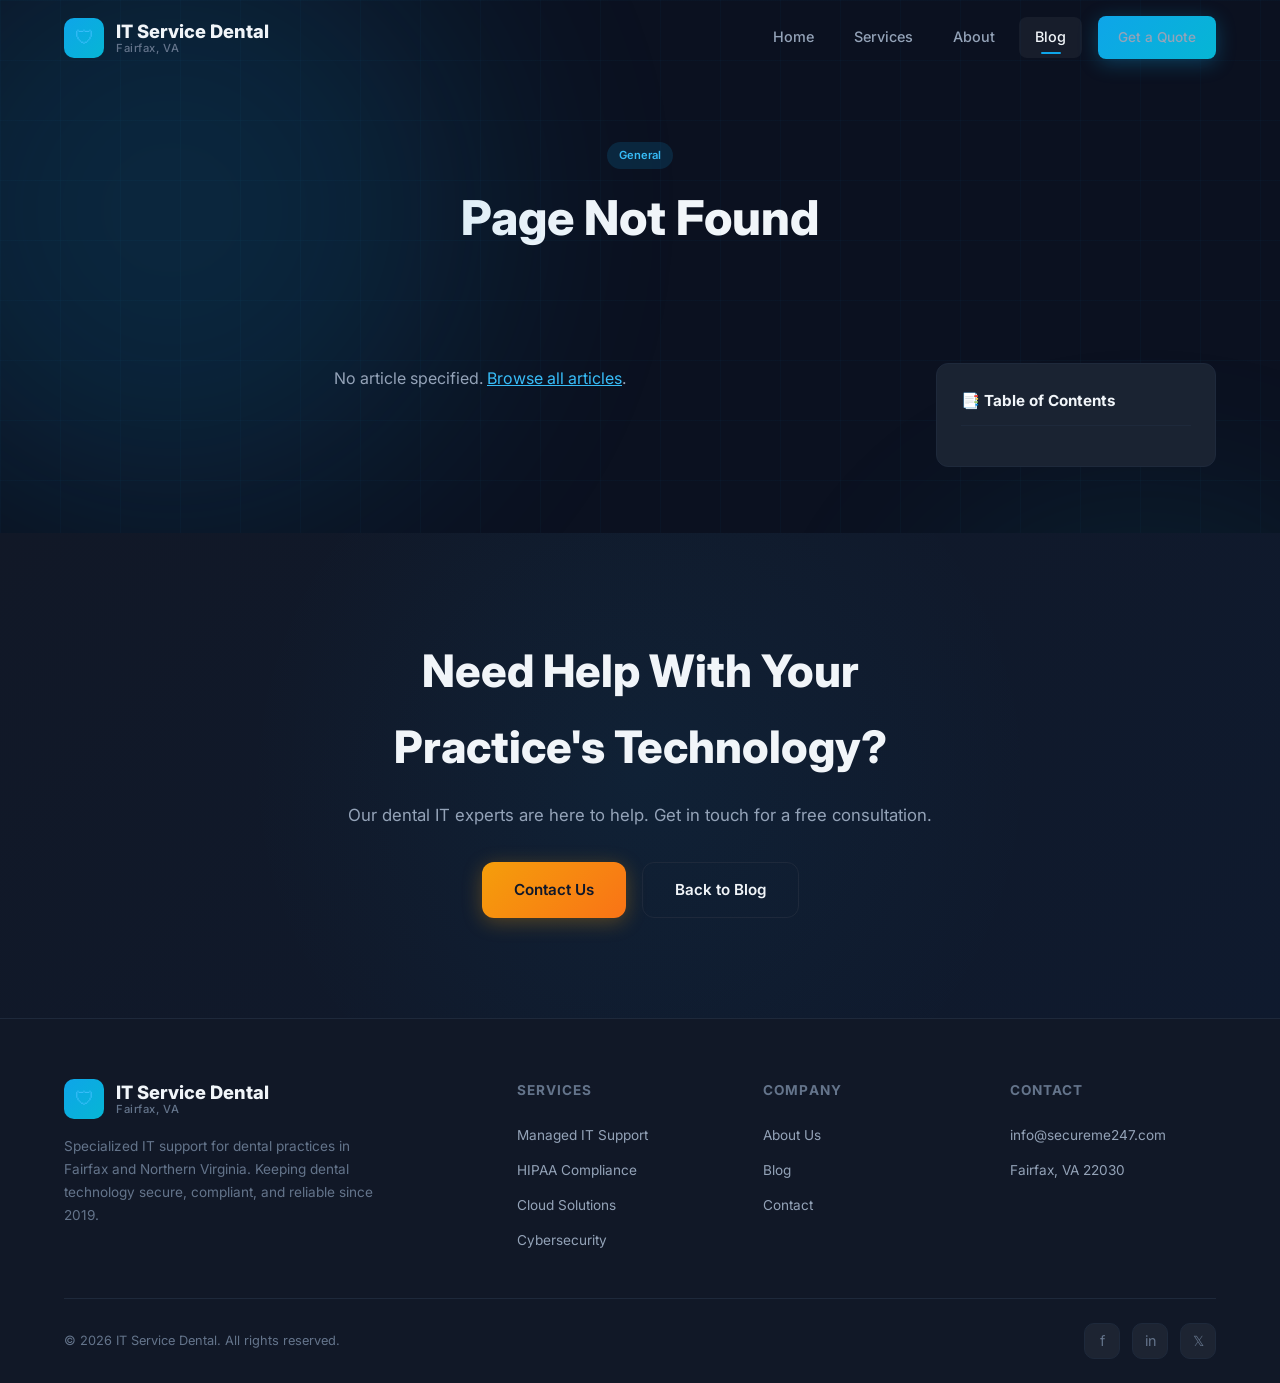
<file: blog-post.html>
<!DOCTYPE html>
<html lang="en">
<head>
  <meta charset="UTF-8">
  <meta name="viewport" content="width=device-width, initial-scale=1.0">
  <title>Blog Post | IT Service Dental</title>
  <meta name="description" content="Read our latest IT tips for dental practices in Northern Virginia.">
  <link rel="canonical" href="https://www.itservicedental.com/blog-post">
  <link rel="icon" type="image/svg+xml" href="/favicon.svg">
  <link rel="icon" type="image/png" sizes="96x96" href="/favicon-96x96.png">
  <link rel="icon" type="image/png" sizes="32x32" href="/favicon-32x32.png">
  <link rel="icon" type="image/png" sizes="16x16" href="/favicon-16x16.png">
  <link rel="apple-touch-icon" sizes="192x192" href="/favicon-192x192.png">
  <link rel="preconnect" href="https://fonts.googleapis.com">
  <link rel="preconnect" href="https://fonts.gstatic.com" crossorigin>
  <link href="https://fonts.googleapis.com/css2?family=Inter:wght@400;500;600;700;800&display=swap" rel="stylesheet">
  <link rel="stylesheet" href="/css/style.css">
</head>
<body>
  <div class="animated-bg"><div class="bg-grid"></div><div class="bg-glow bg-glow-1"></div><div class="bg-glow bg-glow-2"></div></div>

  <nav class="nav" id="navbar">
    <div class="container">
      <a href="/" class="nav-logo">
        <div class="nav-logo-icon">🛡</div>
        <div class="nav-logo-text">IT Service Dental <span>Fairfax, VA</span></div>
      </a>
      <button class="nav-toggle" id="navToggle" aria-label="Toggle menu"><span></span><span></span><span></span></button>
      <div class="nav-links" id="navLinks">
        <a href="/" class="nav-link">Home</a>
        <a href="/services" class="nav-link">Services</a>
        <a href="/about" class="nav-link">About</a>
        <a href="/blog" class="nav-link active">Blog</a>
        <a href="/contact" class="nav-link nav-cta btn btn-primary btn-sm">Get a Quote</a>
      </div>
    </div>
  </nav>

  <article class="blog-post-hero" id="blogPostHero">
    <div class="container">
      <span class="blog-card-tag" id="postTag">General</span>
      <h1 id="postTitle">Loading...</h1>
      <div class="blog-card-meta">
        <span id="postDate"></span>
        <span id="postReadTime"></span>
      </div>
    </div>
  </article>

  <div class="blog-layout">
    <!-- Mobile TOC (always visible) -->
    <div class="toc-mobile">
      <div class="toc-mobile-header">📑 Table of Contents</div>
      <div id="tocMobileList"></div>
    </div>

    <div class="blog-post-content" id="postContent">
      <p>Loading article...</p>
    </div>

    <!-- Desktop TOC sidebar -->
    <aside class="toc-sidebar" id="tocSidebar">
      <nav class="toc-nav">
        <h2 class="toc-heading">📑 Table of Contents</h2>
        <div id="tocDesktopList"></div>
      </nav>
    </aside>
  </div>

  <section class="section cta-section">
    <div class="container">
      <div class="cta-content" data-animate="fadeInUp">
        <h2>Need Help With Your<br>Practice's Technology?</h2>
        <p>Our dental IT experts are here to help. Get in touch for a free consultation.</p>
        <div class="cta-actions">
          <a href="/contact" class="btn btn-cta">Contact Us</a>
          <a href="/blog" class="btn btn-secondary">Back to Blog</a>
        </div>
      </div>
    </div>
  </section>

  <footer class="footer">
    <div class="container">
      <div class="footer-grid">
        <div class="footer-brand">
          <a href="/" class="nav-logo">
            <div class="nav-logo-icon">🛡</div>
            <div class="nav-logo-text">IT Service Dental <span>Fairfax, VA</span></div>
          </a>
          <p>Specialized IT support for dental practices in Fairfax and Northern Virginia. Keeping dental technology secure, compliant, and reliable since 2019.</p>
        </div>
        <div class="footer-col">
          <h4>Services</h4>
          <a href="/services">Managed IT Support</a>
          <a href="/services">HIPAA Compliance</a>
          <a href="/services">Cloud Solutions</a>
          <a href="/services">Cybersecurity</a>
        </div>
        <div class="footer-col">
          <h4>Company</h4>
          <a href="/about">About Us</a>
          <a href="/blog">Blog</a>
          <a href="/contact">Contact</a>
        </div>
        <div class="footer-col">
          <h4>Contact</h4>
          <a href="mailto:info@secureme247.com">info@secureme247.com</a>
          <a>Fairfax, VA 22030</a>
        </div>
      </div>
      <div class="footer-bottom">
        <p>&copy; 2026 IT Service Dental. All rights reserved.</p>
        <div class="footer-social">
          <a href="#" aria-label="Facebook">f</a>
          <a href="#" aria-label="LinkedIn">in</a>
          <a href="#" aria-label="Twitter">𝕏</a>
        </div>
      </div>
    </div>
  </footer>

  <script src="/js/animations.js"></script>
  <script src="/js/main.js"></script>
</body>
</html>
</file>
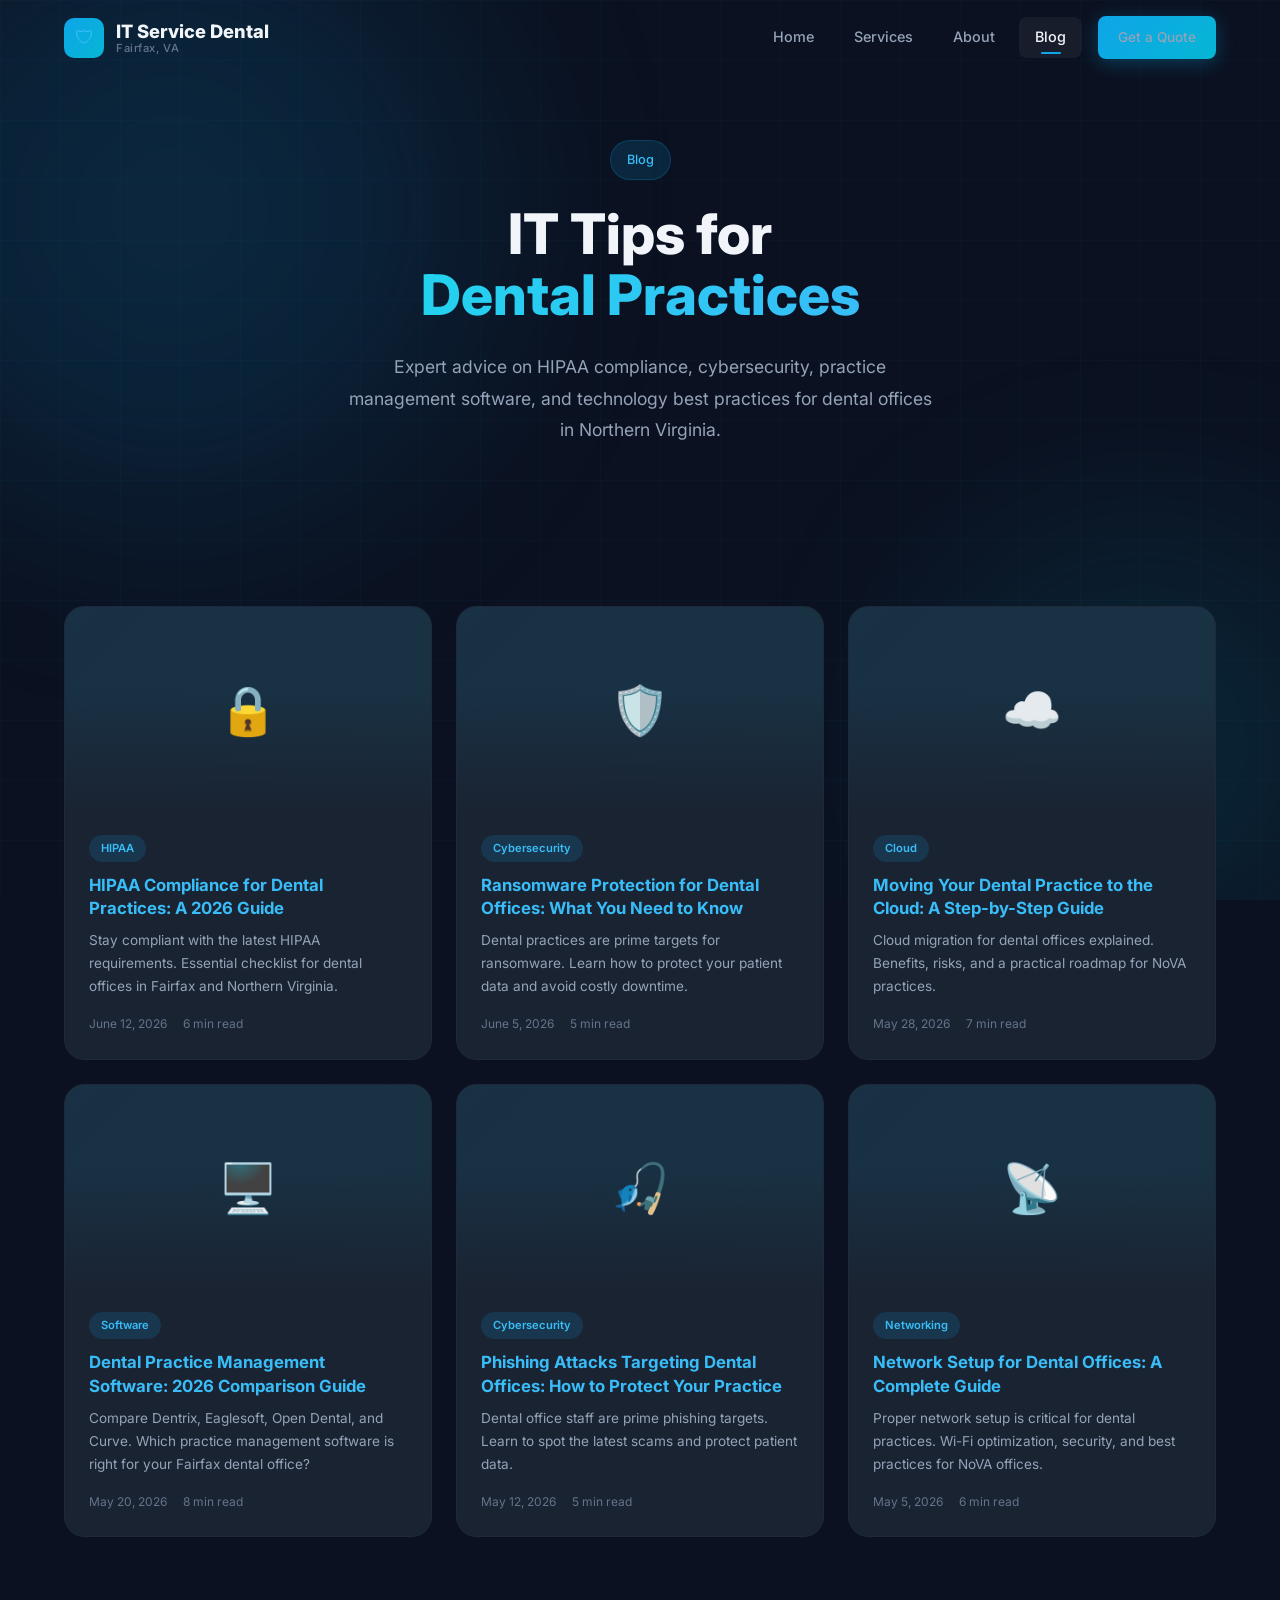
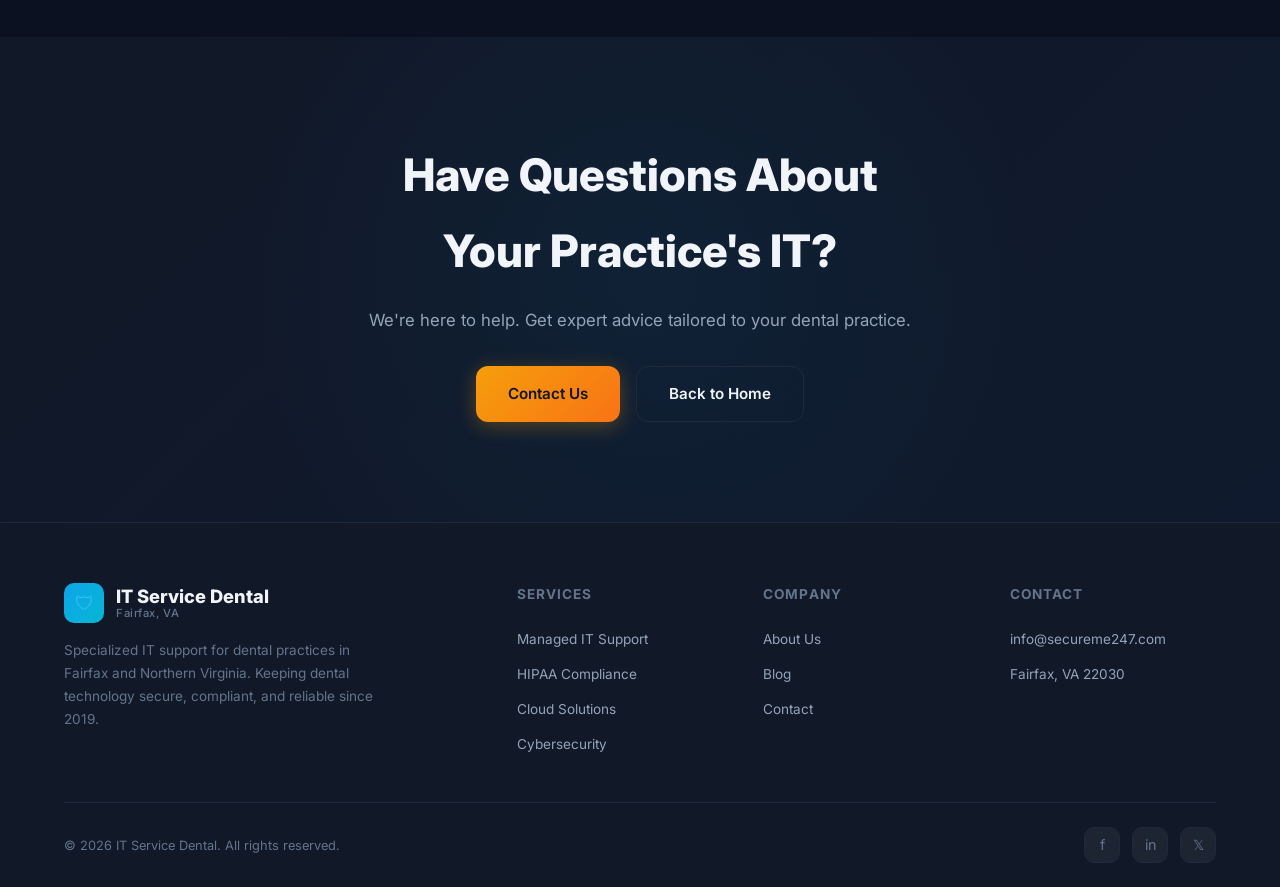
<file: blog.html>
<!DOCTYPE html>
<html lang="en">
<head>
  <meta charset="UTF-8">
  <meta name="viewport" content="width=device-width, initial-scale=1.0">
  <title>Blog | IT Service Dental - Dental IT Tips for NoVA Practices</title>
  <meta name="description" content="Expert IT tips, cybersecurity advice, and HIPAA compliance guides for dental practices in Fairfax and Northern Virginia.">
  <link rel="canonical" href="https://www.itservicedental.com/blog">
  <meta property="og:title" content="Dental IT Blog | IT Service Dental">
  <meta property="og:description" content="Expert IT advice for dental practices in Northern Virginia.">
  <link rel="icon" type="image/svg+xml" href="/favicon.svg">
  <link rel="icon" type="image/png" sizes="96x96" href="/favicon-96x96.png">
  <link rel="icon" type="image/png" sizes="32x32" href="/favicon-32x32.png">
  <link rel="icon" type="image/png" sizes="16x16" href="/favicon-16x16.png">
  <link rel="apple-touch-icon" sizes="192x192" href="/favicon-192x192.png">
  <link rel="preconnect" href="https://fonts.googleapis.com">
  <link rel="preconnect" href="https://fonts.gstatic.com" crossorigin>
  <link href="https://fonts.googleapis.com/css2?family=Inter:wght@400;500;600;700;800&display=swap" rel="stylesheet">
  <link rel="stylesheet" href="/css/style.css">
</head>
<body>
  <div class="animated-bg"><div class="bg-grid"></div><div class="bg-glow bg-glow-1"></div><div class="bg-glow bg-glow-2"></div></div>

  <nav class="nav" id="navbar">
    <div class="container">
      <a href="/" class="nav-logo">
        <div class="nav-logo-icon">🛡</div>
        <div class="nav-logo-text">IT Service Dental <span>Fairfax, VA</span></div>
      </a>
      <button class="nav-toggle" id="navToggle" aria-label="Toggle menu"><span></span><span></span><span></span></button>
      <div class="nav-links" id="navLinks">
        <a href="/" class="nav-link">Home</a>
        <a href="/services" class="nav-link">Services</a>
        <a href="/about" class="nav-link">About</a>
        <a href="/blog" class="nav-link active">Blog</a>
        <a href="/contact" class="nav-link nav-cta btn btn-primary btn-sm">Get a Quote</a>
      </div>
    </div>
  </nav>

  <section class="hero" style="min-height:50vh;padding:140px 0 60px">
    <div class="container">
      <div class="hero-content" style="grid-column:1/-1;text-align:center">
        <div class="hero-badge" style="margin:0 auto 24px">Blog</div>
        <h1 class="hero-title" style="font-size:clamp(2rem,5vw,3.5rem)">
          IT Tips for<br><span class="gradient-text">Dental Practices</span>
        </h1>
        <p class="hero-description" style="margin:20px auto 0;max-width:600px">
          Expert advice on HIPAA compliance, cybersecurity, practice management software, and technology best practices for dental offices in Northern Virginia.
        </p>
      </div>
    </div>
  </section>

  <section class="section">
    <div class="container">
      <div class="blog-grid" id="blogGrid">
        <!-- Blog posts loaded dynamically via JS -->
      </div>
    </div>
  </section>

  <section class="section cta-section">
    <div class="container">
      <div class="cta-content" data-animate="fadeInUp">
        <h2>Have Questions About<br>Your Practice's IT?</h2>
        <p>We're here to help. Get expert advice tailored to your dental practice.</p>
        <div class="cta-actions">
          <a href="/contact" class="btn btn-cta">Contact Us</a>
          <a href="/" class="btn btn-secondary">Back to Home</a>
        </div>
      </div>
    </div>
  </section>

  <footer class="footer">
    <div class="container">
      <div class="footer-grid">
        <div class="footer-brand">
          <a href="/" class="nav-logo">
            <div class="nav-logo-icon">🛡</div>
            <div class="nav-logo-text">IT Service Dental <span>Fairfax, VA</span></div>
          </a>
          <p>Specialized IT support for dental practices in Fairfax and Northern Virginia. Keeping dental technology secure, compliant, and reliable since 2019.</p>
        </div>
        <div class="footer-col">
          <h4>Services</h4>
          <a href="/services">Managed IT Support</a>
          <a href="/services">HIPAA Compliance</a>
          <a href="/services">Cloud Solutions</a>
          <a href="/services">Cybersecurity</a>
        </div>
        <div class="footer-col">
          <h4>Company</h4>
          <a href="/about">About Us</a>
          <a href="/blog">Blog</a>
          <a href="/contact">Contact</a>
        </div>
        <div class="footer-col">
          <h4>Contact</h4>
          <a href="mailto:info@secureme247.com">info@secureme247.com</a>
          <a>Fairfax, VA 22030</a>
        </div>
      </div>
      <div class="footer-bottom">
        <p>&copy; 2026 IT Service Dental. All rights reserved.</p>
        <div class="footer-social">
          <a href="#" aria-label="Facebook">f</a>
          <a href="#" aria-label="LinkedIn">in</a>
          <a href="#" aria-label="Twitter">𝕏</a>
        </div>
      </div>
    </div>
  </footer>

  <button class="back-to-top" id="backToTop">↑</button>
  <script src="/js/animations.js"></script>
  <script src="/js/main.js"></script>
</body>
</html>
</file>
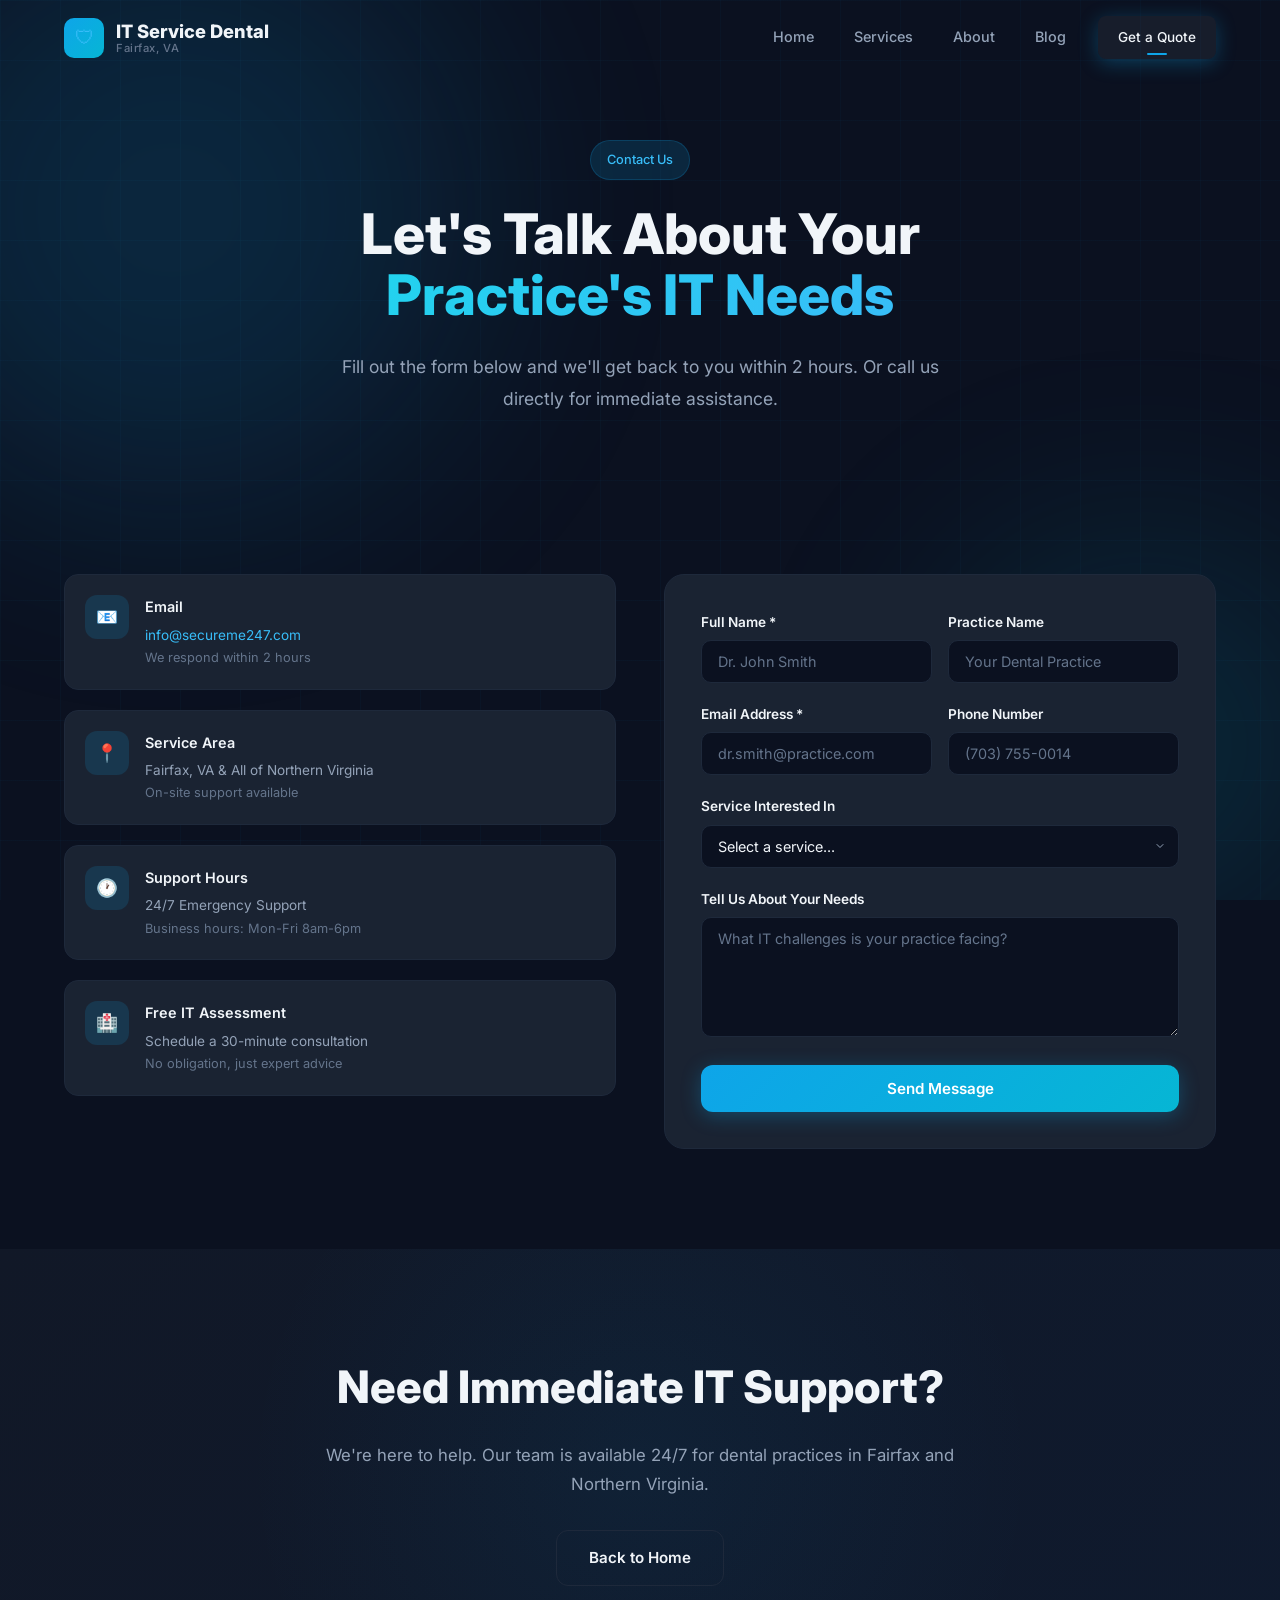
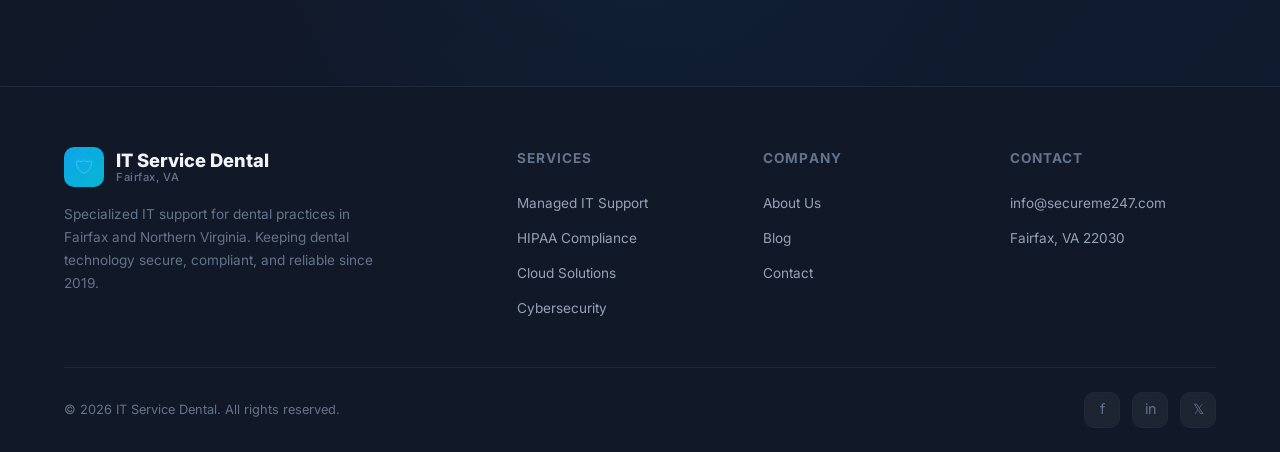
<file: contact.html>
<!DOCTYPE html>
<html lang="en">
<head>
  <meta charset="UTF-8">
  <meta name="viewport" content="width=device-width, initial-scale=1.0">
  <title>Contact Us | IT Service Dental - Fairfax, VA</title>
  <meta name="description" content="Get in touch with IT Service Dental. Schedule a free IT assessment for your dental practice in Fairfax or Northern Virginia.">
  <link rel="canonical" href="https://www.itservicedental.com/contact">
  <meta property="og:title" content="Contact IT Service Dental | Fairfax & Northern Virginia">
  <meta property="og:description" content="Schedule your free IT assessment today. Serving dental practices across NoVA.">
  <link rel="icon" type="image/svg+xml" href="/favicon.svg">
  <link rel="icon" type="image/png" sizes="96x96" href="/favicon-96x96.png">
  <link rel="icon" type="image/png" sizes="32x32" href="/favicon-32x32.png">
  <link rel="icon" type="image/png" sizes="16x16" href="/favicon-16x16.png">
  <link rel="apple-touch-icon" sizes="192x192" href="/favicon-192x192.png">
  <link rel="preconnect" href="https://fonts.googleapis.com">
  <link rel="preconnect" href="https://fonts.gstatic.com" crossorigin>
  <link href="https://fonts.googleapis.com/css2?family=Inter:wght@400;500;600;700;800&display=swap" rel="stylesheet">
  <link rel="stylesheet" href="/css/style.css">
</head>
<body>
  <div class="animated-bg"><div class="bg-grid"></div><div class="bg-glow bg-glow-1"></div><div class="bg-glow bg-glow-2"></div></div>

  <nav class="nav" id="navbar">
    <div class="container">
      <a href="/" class="nav-logo">
        <div class="nav-logo-icon">🛡</div>
        <div class="nav-logo-text">IT Service Dental <span>Fairfax, VA</span></div>
      </a>
      <button class="nav-toggle" id="navToggle" aria-label="Toggle menu"><span></span><span></span><span></span></button>
      <div class="nav-links" id="navLinks">
        <a href="/" class="nav-link">Home</a>
        <a href="/services" class="nav-link">Services</a>
        <a href="/about" class="nav-link">About</a>
        <a href="/blog" class="nav-link">Blog</a>
        <a href="/contact" class="nav-link active nav-cta btn btn-primary btn-sm">Get a Quote</a>
      </div>
    </div>
  </nav>

  <section class="hero" style="min-height:50vh;padding:140px 0 60px">
    <div class="container">
      <div class="hero-content" style="grid-column:1/-1;text-align:center">
        <div class="hero-badge" style="margin:0 auto 24px">Contact Us</div>
        <h1 class="hero-title" style="font-size:clamp(2rem,5vw,3.5rem)">
          Let's Talk About Your<br><span class="gradient-text">Practice's IT Needs</span>
        </h1>
        <p class="hero-description" style="margin:20px auto 0;max-width:600px">
          Fill out the form below and we'll get back to you within 2 hours. Or call us directly for immediate assistance.
        </p>
      </div>
    </div>
  </section>

  <section class="section">
    <div class="container">
      <div class="contact-grid">
        <div data-animate="fadeInUp">
          <div class="contact-info-list">
            <div class="contact-info-item">
              <div class="contact-info-icon">📧</div>
              <div class="contact-info-text">
                <h4>Email</h4>
                <p><a href="mailto:info@secureme247.com">info@secureme247.com</a></p>
                <p style="font-size:0.8rem;color:var(--text-muted)">We respond within 2 hours</p>
              </div>
            </div>
            <div class="contact-info-item">
              <div class="contact-info-icon">📍</div>
              <div class="contact-info-text">
                <h4>Service Area</h4>
                <p>Fairfax, VA & All of Northern Virginia</p>
                <p style="font-size:0.8rem;color:var(--text-muted)">On-site support available</p>
              </div>
            </div>
            <div class="contact-info-item">
              <div class="contact-info-icon">🕐</div>
              <div class="contact-info-text">
                <h4>Support Hours</h4>
                <p>24/7 Emergency Support</p>
                <p style="font-size:0.8rem;color:var(--text-muted)">Business hours: Mon-Fri 8am-6pm</p>
              </div>
            </div>
            <div class="contact-info-item">
              <div class="contact-info-icon">🏥</div>
              <div class="contact-info-text">
                <h4>Free IT Assessment</h4>
                <p>Schedule a 30-minute consultation</p>
                <p style="font-size:0.8rem;color:var(--text-muted)">No obligation, just expert advice</p>
              </div>
            </div>
          </div>
        </div>

        <div data-animate="fadeInRight">
          <div class="contact-form-wrapper">
            <form id="contactForm" class="contact-form">
              <!-- Honeypot -->
              <div class="form-hp">
                <label for="_hp">Leave this empty</label>
                <input type="text" id="_hp" name="_hp" tabindex="-1" autocomplete="off">
              </div>
              <input type="hidden" name="formType" value="contact">

              <div class="form-row">
                <div class="form-group">
                  <label class="form-label" for="name">Full Name *</label>
                  <input class="form-input" type="text" id="name" name="name" placeholder="Dr. John Smith" required>
                  <div class="form-error" id="nameError">Please enter your name</div>
                </div>
                <div class="form-group">
                  <label class="form-label" for="practice">Practice Name</label>
                  <input class="form-input" type="text" id="practice" name="practice" placeholder="Your Dental Practice">
                </div>
              </div>

              <div class="form-row">
                <div class="form-group">
                  <label class="form-label" for="email">Email Address *</label>
                  <input class="form-input" type="email" id="email" name="email" placeholder="dr.smith@practice.com" required>
                  <div class="form-error" id="emailError">Please enter a valid email</div>
                </div>
                <div class="form-group">
                  <label class="form-label" for="phone">Phone Number</label>
                  <input class="form-input" type="tel" id="phone" name="phone" placeholder="(703) 755-0014">
                </div>
              </div>

              <div class="form-group">
                <label class="form-label" for="service">Service Interested In</label>
                <select class="form-select" id="service" name="service">
                  <option value="">Select a service...</option>
                  <option value="managed-it">Managed IT Support</option>
                  <option value="hipaa">HIPAA Compliance</option>
                  <option value="cloud">Cloud Solutions</option>
                  <option value="network">Network Infrastructure</option>
                  <option value="cybersecurity">Cybersecurity</option>
                  <option value="backup">Backup & Disaster Recovery</option>
                  <option value="other">Other</option>
                </select>
              </div>

              <div class="form-group">
                <label class="form-label" for="message">Tell Us About Your Needs</label>
                <textarea class="form-textarea" id="message" name="message" placeholder="What IT challenges is your practice facing?"></textarea>
              </div>

              <button type="submit" class="btn btn-primary" style="width:100%;justify-content:center" id="submitBtn">
                Send Message
              </button>
            </form>

            <div class="form-success" id="formSuccess">
              <div class="form-success-icon">✅</div>
              <h3>Message Sent!</h3>
              <p>Thank you for reaching out. A member of our team will contact you within 2 hours during business hours. For urgent issues, please call us directly.</p>
            </div>
          </div>
        </div>
      </div>
    </div>
  </section>

  <section class="section cta-section">
    <div class="container">
      <div class="cta-content" data-animate="fadeInUp">
        <h2>Need Immediate IT Support?</h2>
        <p>We're here to help. Our team is available 24/7 for dental practices in Fairfax and Northern Virginia.</p>
        <div class="cta-actions">
          <a href="/" class="btn btn-secondary">Back to Home</a>
        </div>
      </div>
    </div>
  </section>

  <footer class="footer">
    <div class="container">
      <div class="footer-grid">
        <div class="footer-brand">
          <a href="/" class="nav-logo">
            <div class="nav-logo-icon">🛡</div>
            <div class="nav-logo-text">IT Service Dental <span>Fairfax, VA</span></div>
          </a>
          <p>Specialized IT support for dental practices in Fairfax and Northern Virginia. Keeping dental technology secure, compliant, and reliable since 2019.</p>
        </div>
        <div class="footer-col">
          <h4>Services</h4>
          <a href="/services">Managed IT Support</a>
          <a href="/services">HIPAA Compliance</a>
          <a href="/services">Cloud Solutions</a>
          <a href="/services">Cybersecurity</a>
        </div>
        <div class="footer-col">
          <h4>Company</h4>
          <a href="/about">About Us</a>
          <a href="/blog">Blog</a>
          <a href="/contact">Contact</a>
        </div>
        <div class="footer-col">
          <h4>Contact</h4>
          <a href="mailto:info@secureme247.com">info@secureme247.com</a>
          <a>Fairfax, VA 22030</a>
        </div>
      </div>
      <div class="footer-bottom">
        <p>&copy; 2026 IT Service Dental. All rights reserved.</p>
        <div class="footer-social">
          <a href="#" aria-label="Facebook">f</a>
          <a href="#" aria-label="LinkedIn">in</a>
          <a href="#" aria-label="Twitter">𝕏</a>
        </div>
      </div>
    </div>
  </footer>

  <button class="back-to-top" id="backToTop">↑</button>
  <script src="/js/animations.js"></script>
  <script src="/js/contact.js"></script>
  <script src="/js/main.js"></script>
</body>
</html>
</file>
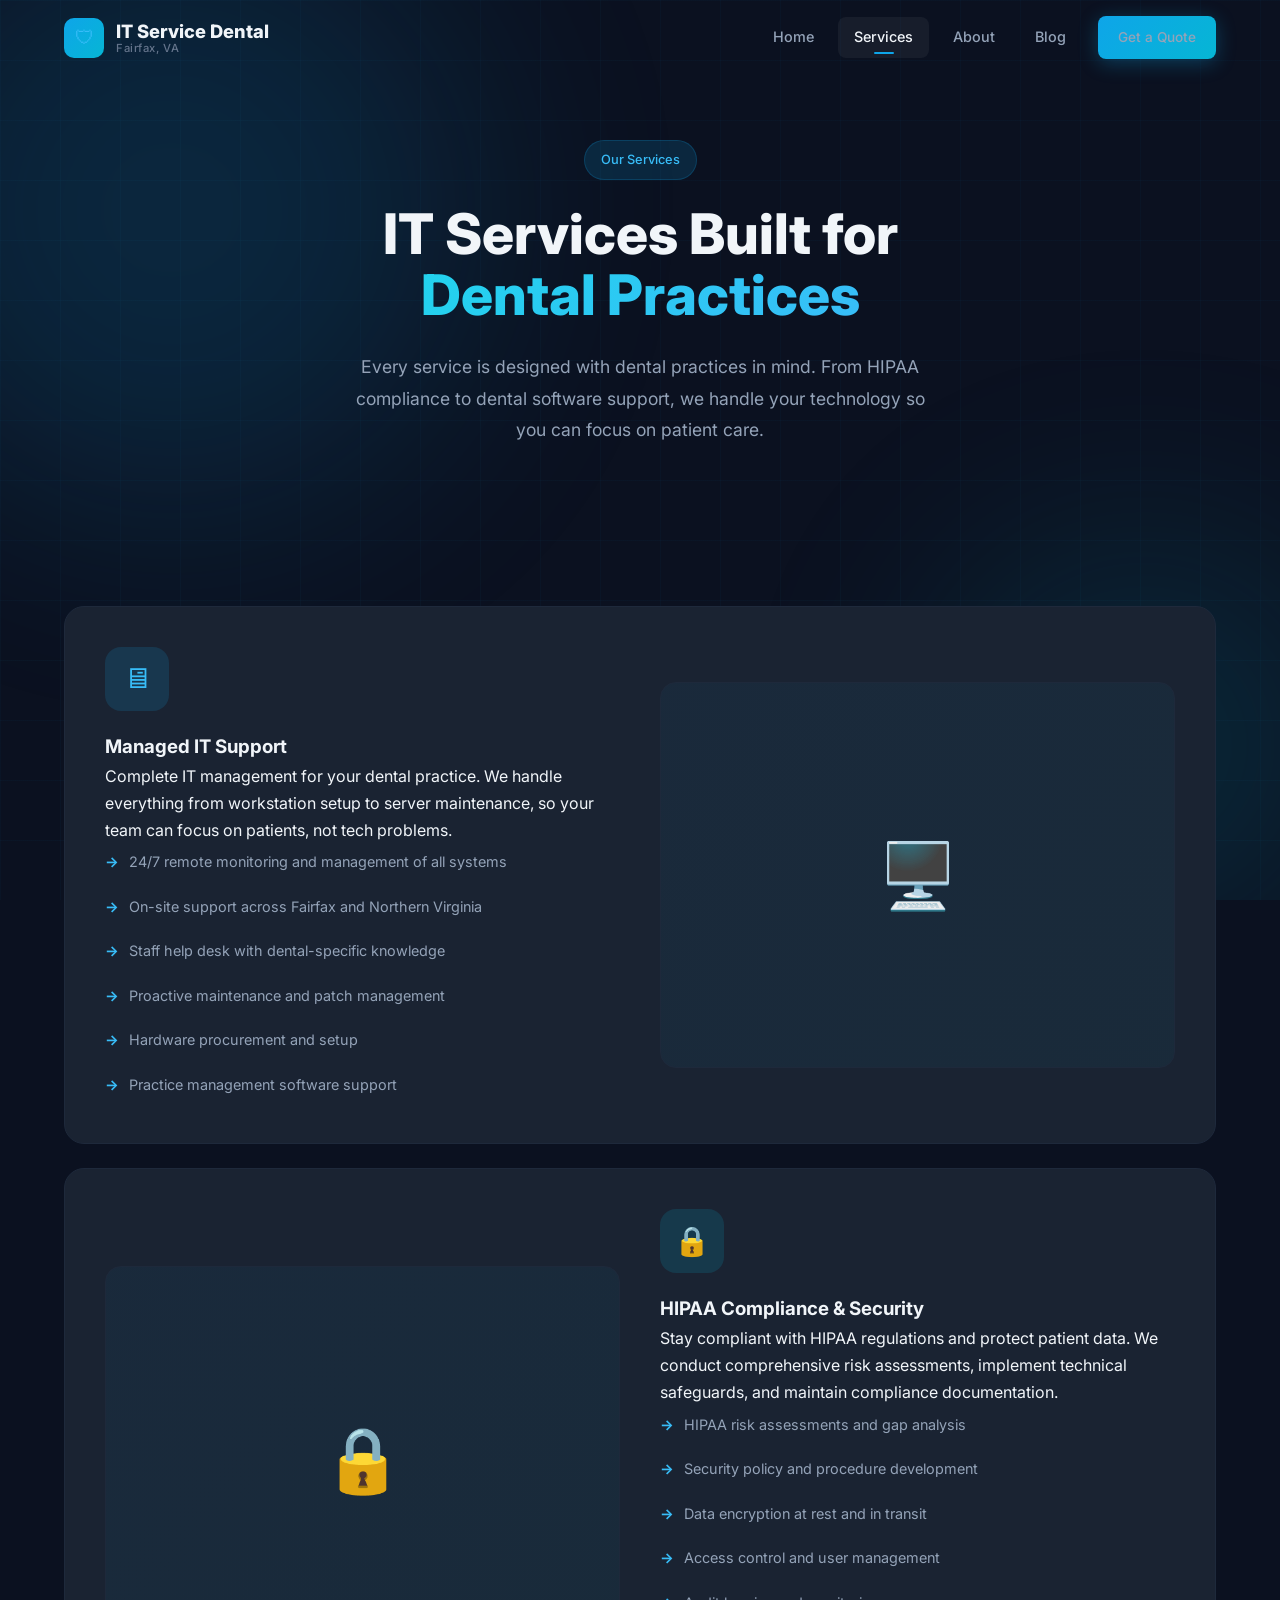
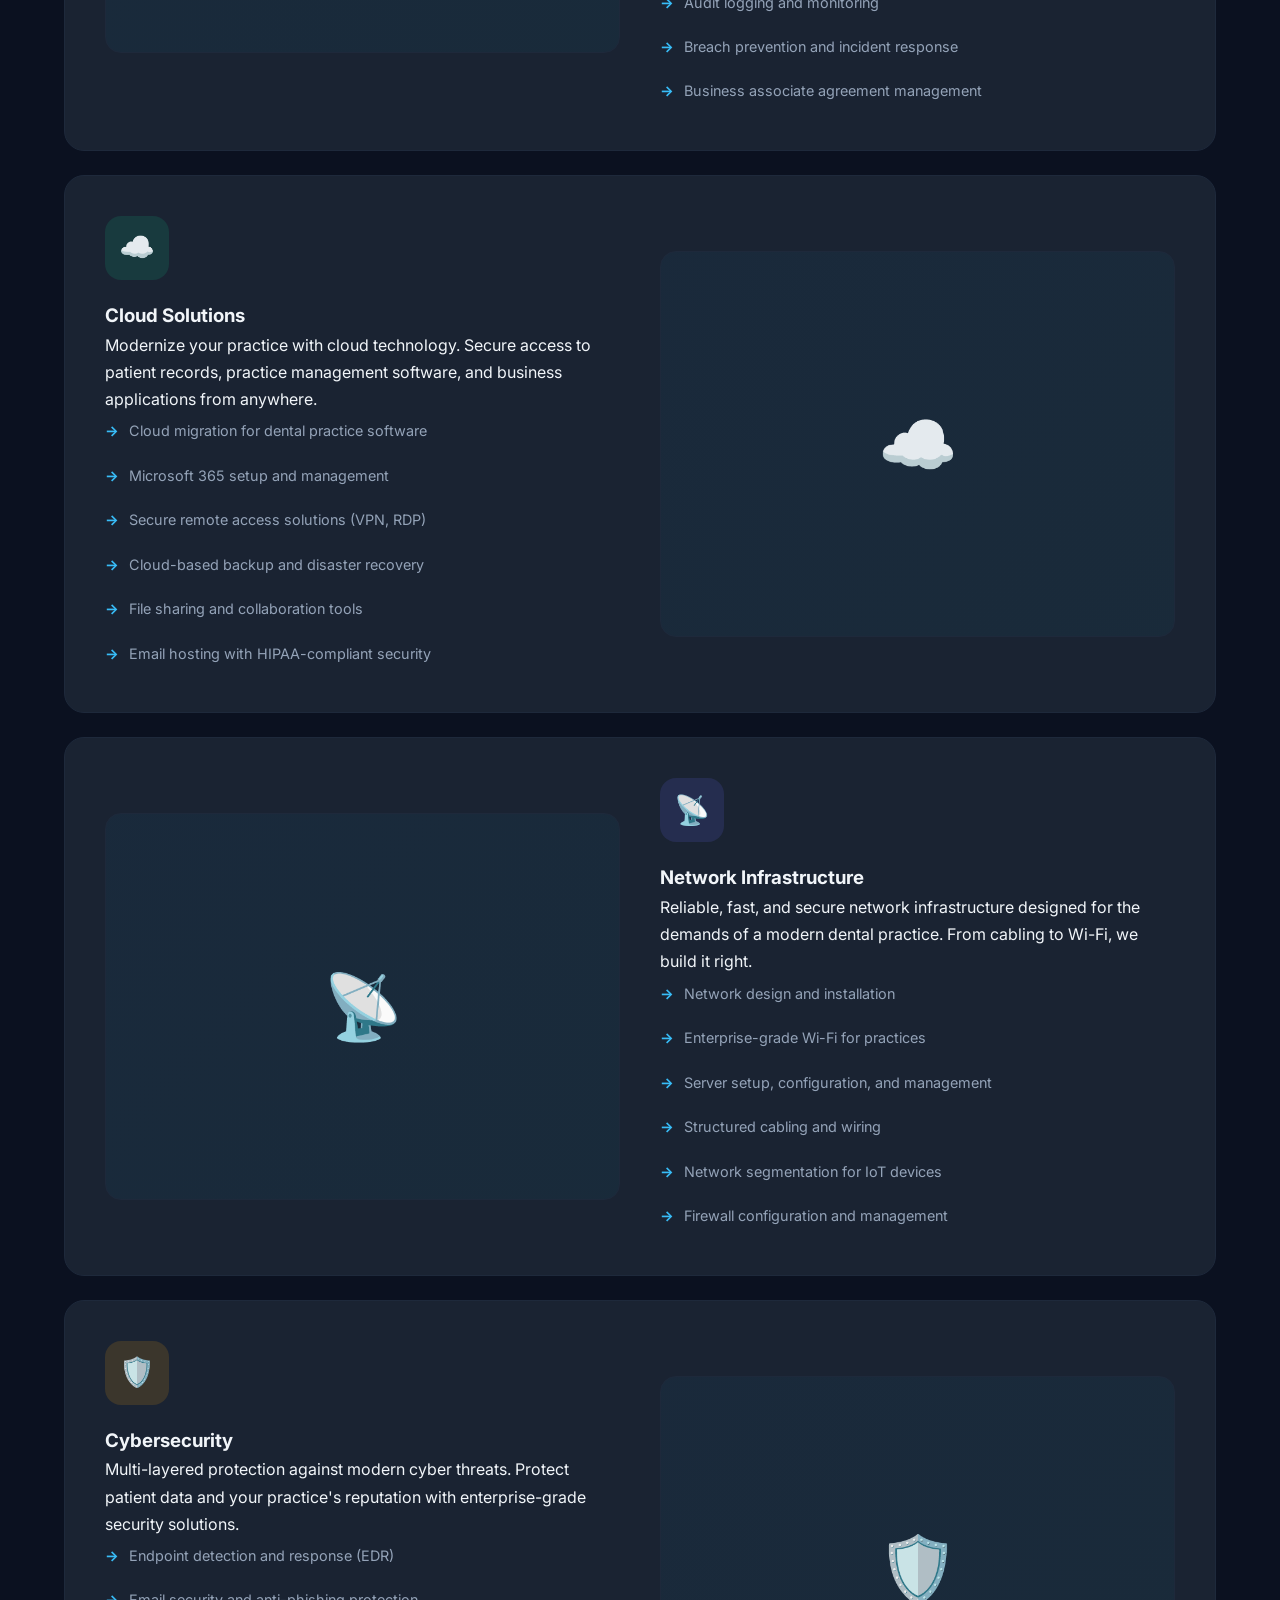
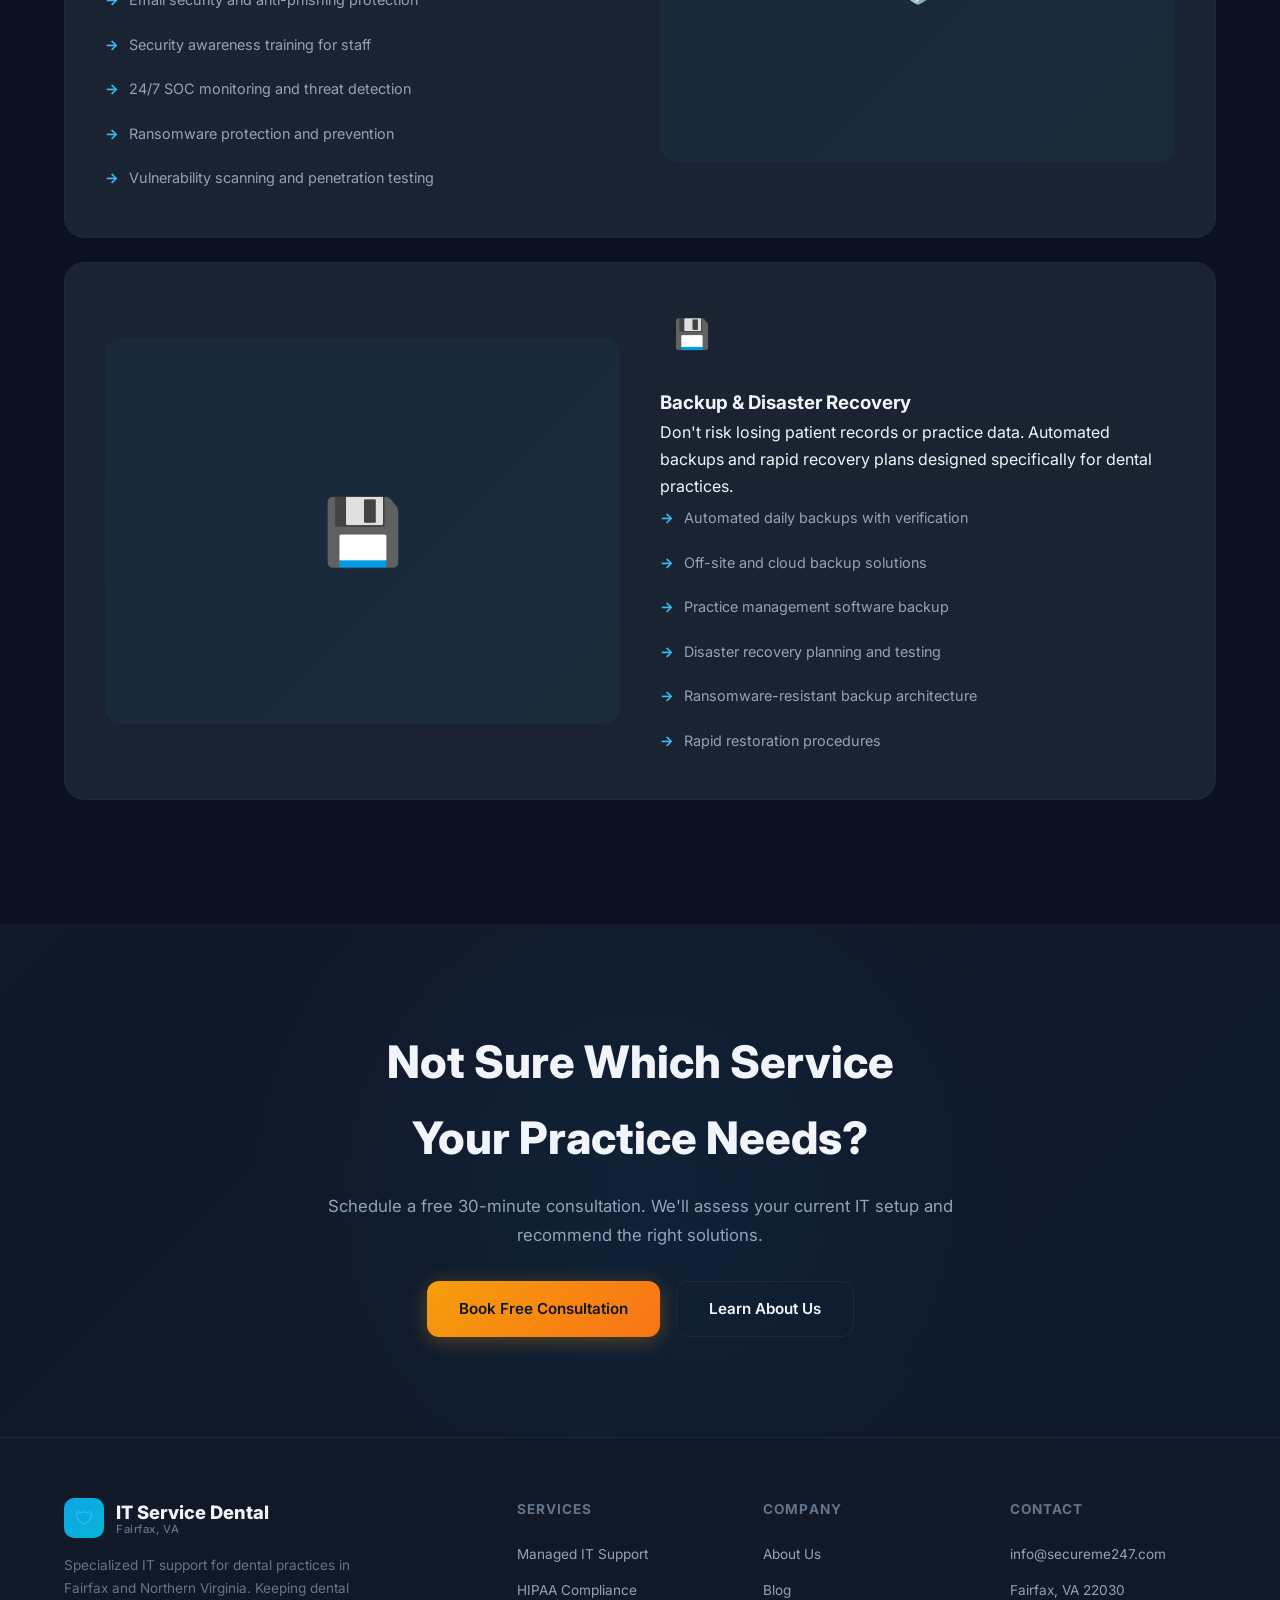
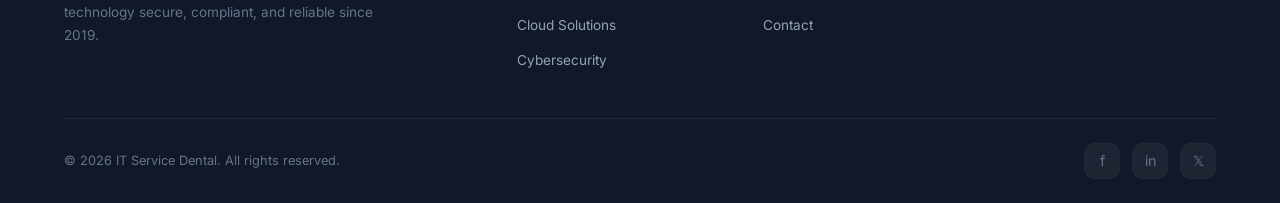
<file: services.html>
<!DOCTYPE html>
<html lang="en">
<head>
  <meta charset="UTF-8">
  <meta name="viewport" content="width=device-width, initial-scale=1.0">
  <title>IT Services for Dental Offices | IT Service Dental - Fairfax, VA</title>
  <meta name="description" content="Comprehensive IT services for dental practices in Fairfax and Northern Virginia. Managed IT, HIPAA compliance, cloud solutions, cybersecurity, and more.">
  <link rel="canonical" href="https://www.itservicedental.com/services">
  <meta property="og:title" content="IT Services for Dental Offices | IT Service Dental">
  <meta property="og:description" content="Specialized IT services for dental practices. HIPAA-compliant, 24/7 support, dental software expertise.">
  <meta property="og:image" content="https://www.itservicedental.com/images/og/services.jpg">
  <meta name="twitter:card" content="summary_large_image">
  <link rel="icon" type="image/svg+xml" href="/favicon.svg">
  <link rel="icon" type="image/png" sizes="96x96" href="/favicon-96x96.png">
  <link rel="icon" type="image/png" sizes="32x32" href="/favicon-32x32.png">
  <link rel="icon" type="image/png" sizes="16x16" href="/favicon-16x16.png">
  <link rel="apple-touch-icon" sizes="192x192" href="/favicon-192x192.png">
  <link rel="preconnect" href="https://fonts.googleapis.com">
  <link rel="preconnect" href="https://fonts.gstatic.com" crossorigin>
  <link href="https://fonts.googleapis.com/css2?family=Inter:wght@400;500;600;700;800&display=swap" rel="stylesheet">
  <link rel="stylesheet" href="/css/style.css">
</head>
<body>
  <div class="animated-bg"><div class="bg-grid"></div><div class="bg-glow bg-glow-1"></div><div class="bg-glow bg-glow-2"></div></div>

  <nav class="nav" id="navbar">
    <div class="container">
      <a href="/" class="nav-logo">
        <div class="nav-logo-icon">🛡</div>
        <div class="nav-logo-text">IT Service Dental <span>Fairfax, VA</span></div>
      </a>
      <button class="nav-toggle" id="navToggle" aria-label="Toggle menu"><span></span><span></span><span></span></button>
      <div class="nav-links" id="navLinks">
        <a href="/" class="nav-link">Home</a>
        <a href="/services" class="nav-link active">Services</a>
        <a href="/about" class="nav-link">About</a>
        <a href="/blog" class="nav-link">Blog</a>
        <a href="/contact" class="nav-link nav-cta btn btn-primary btn-sm">Get a Quote</a>
      </div>
    </div>
  </nav>

  <section class="hero" style="min-height:50vh;padding:140px 0 60px">
    <div class="container">
      <div class="hero-content" style="grid-column:1/-1;text-align:center">
        <div class="hero-badge" style="margin:0 auto 24px">Our Services</div>
        <h1 class="hero-title" style="font-size:clamp(2rem,5vw,3.5rem)">
          IT Services Built for<br><span class="gradient-text">Dental Practices</span>
        </h1>
        <p class="hero-description" style="margin:20px auto 0;max-width:600px">
          Every service is designed with dental practices in mind. From HIPAA compliance to dental software support, we handle your technology so you can focus on patient care.
        </p>
      </div>
    </div>
  </section>

  <section class="section">
    <div class="container">
      <!-- Service 1 -->
      <div class="service-detail-card" data-animate="fadeInUp">
        <div>
          <div class="service-detail-icon blue">🖥</div>
          <h3>Managed IT Support</h3>
          <p>Complete IT management for your dental practice. We handle everything from workstation setup to server maintenance, so your team can focus on patients, not tech problems.</p>
          <ul class="service-detail-list">
            <li>24/7 remote monitoring and management of all systems</li>
            <li>On-site support across Fairfax and Northern Virginia</li>
            <li>Staff help desk with dental-specific knowledge</li>
            <li>Proactive maintenance and patch management</li>
            <li>Hardware procurement and setup</li>
            <li>Practice management software support</li>
          </ul>
        </div>
        <div class="service-detail-visual">
          <div class="service-detail-visual-inner">🖥️</div>
        </div>
      </div>

      <!-- Service 2 -->
      <div class="service-detail-card reverse" data-animate="fadeInUp">
        <div>
          <div class="service-detail-icon teal">🔒</div>
          <h3>HIPAA Compliance & Security</h3>
          <p>Stay compliant with HIPAA regulations and protect patient data. We conduct comprehensive risk assessments, implement technical safeguards, and maintain compliance documentation.</p>
          <ul class="service-detail-list">
            <li>HIPAA risk assessments and gap analysis</li>
            <li>Security policy and procedure development</li>
            <li>Data encryption at rest and in transit</li>
            <li>Access control and user management</li>
            <li>Audit logging and monitoring</li>
            <li>Breach prevention and incident response</li>
            <li>Business associate agreement management</li>
          </ul>
        </div>
        <div class="service-detail-visual">
          <div class="service-detail-visual-inner">🔒</div>
        </div>
      </div>

      <!-- Service 3 -->
      <div class="service-detail-card" data-animate="fadeInUp">
        <div>
          <div class="service-detail-icon green">☁️</div>
          <h3>Cloud Solutions</h3>
          <p>Modernize your practice with cloud technology. Secure access to patient records, practice management software, and business applications from anywhere.</p>
          <ul class="service-detail-list">
            <li>Cloud migration for dental practice software</li>
            <li>Microsoft 365 setup and management</li>
            <li>Secure remote access solutions (VPN, RDP)</li>
            <li>Cloud-based backup and disaster recovery</li>
            <li>File sharing and collaboration tools</li>
            <li>Email hosting with HIPAA-compliant security</li>
          </ul>
        </div>
        <div class="service-detail-visual">
          <div class="service-detail-visual-inner">☁️</div>
        </div>
      </div>

      <!-- Service 4 -->
      <div class="service-detail-card reverse" data-animate="fadeInUp">
        <div>
          <div class="service-detail-icon purple">📡</div>
          <h3>Network Infrastructure</h3>
          <p>Reliable, fast, and secure network infrastructure designed for the demands of a modern dental practice. From cabling to Wi-Fi, we build it right.</p>
          <ul class="service-detail-list">
            <li>Network design and installation</li>
            <li>Enterprise-grade Wi-Fi for practices</li>
            <li>Server setup, configuration, and management</li>
            <li>Structured cabling and wiring</li>
            <li>Network segmentation for IoT devices</li>
            <li>Firewall configuration and management</li>
          </ul>
        </div>
        <div class="service-detail-visual">
          <div class="service-detail-visual-inner">📡</div>
        </div>
      </div>

      <!-- Service 5 -->
      <div class="service-detail-card" data-animate="fadeInUp">
        <div>
          <div class="service-detail-icon amber">🛡️</div>
          <h3>Cybersecurity</h3>
          <p>Multi-layered protection against modern cyber threats. Protect patient data and your practice's reputation with enterprise-grade security solutions.</p>
          <ul class="service-detail-list">
            <li>Endpoint detection and response (EDR)</li>
            <li>Email security and anti-phishing protection</li>
            <li>Security awareness training for staff</li>
            <li>24/7 SOC monitoring and threat detection</li>
            <li>Ransomware protection and prevention</li>
            <li>Vulnerability scanning and penetration testing</li>
          </ul>
        </div>
        <div class="service-detail-visual">
          <div class="service-detail-visual-inner">🛡️</div>
        </div>
      </div>

      <!-- Service 6 -->
      <div class="service-detail-card reverse" data-animate="fadeInUp">
        <div>
          <div class="service-detail-icon red">💾</div>
          <h3>Backup & Disaster Recovery</h3>
          <p>Don't risk losing patient records or practice data. Automated backups and rapid recovery plans designed specifically for dental practices.</p>
          <ul class="service-detail-list">
            <li>Automated daily backups with verification</li>
            <li>Off-site and cloud backup solutions</li>
            <li>Practice management software backup</li>
            <li>Disaster recovery planning and testing</li>
            <li>Ransomware-resistant backup architecture</li>
            <li>Rapid restoration procedures</li>
          </ul>
        </div>
        <div class="service-detail-visual">
          <div class="service-detail-visual-inner">💾</div>
        </div>
      </div>
    </div>
  </section>

  <section class="section cta-section">
    <div class="container">
      <div class="cta-content" data-animate="fadeInUp">
        <h2>Not Sure Which Service<br>Your Practice Needs?</h2>
        <p>Schedule a free 30-minute consultation. We'll assess your current IT setup and recommend the right solutions.</p>
        <div class="cta-actions">
          <a href="/contact" class="btn btn-cta">Book Free Consultation</a>
          <a href="/about" class="btn btn-secondary">Learn About Us</a>
        </div>
      </div>
    </div>
  </section>

  <footer class="footer">
    <div class="container">
      <div class="footer-grid">
        <div class="footer-brand">
          <a href="/" class="nav-logo">
            <div class="nav-logo-icon">🛡</div>
            <div class="nav-logo-text">IT Service Dental <span>Fairfax, VA</span></div>
          </a>
          <p>Specialized IT support for dental practices in Fairfax and Northern Virginia. Keeping dental technology secure, compliant, and reliable since 2019.</p>
        </div>
        <div class="footer-col">
          <h4>Services</h4>
          <a href="/services">Managed IT Support</a>
          <a href="/services">HIPAA Compliance</a>
          <a href="/services">Cloud Solutions</a>
          <a href="/services">Cybersecurity</a>
        </div>
        <div class="footer-col">
          <h4>Company</h4>
          <a href="/about">About Us</a>
          <a href="/blog">Blog</a>
          <a href="/contact">Contact</a>
        </div>
        <div class="footer-col">
          <h4>Contact</h4>
          <a href="mailto:info@secureme247.com">info@secureme247.com</a>
          <a>Fairfax, VA 22030</a>
        </div>
      </div>
      <div class="footer-bottom">
        <p>&copy; 2026 IT Service Dental. All rights reserved.</p>
        <div class="footer-social">
          <a href="#" aria-label="Facebook">f</a>
          <a href="#" aria-label="LinkedIn">in</a>
          <a href="#" aria-label="Twitter">𝕏</a>
        </div>
      </div>
    </div>
  </footer>

  <button class="back-to-top" id="backToTop">↑</button>
  <script src="/js/animations.js"></script>
  <script src="/js/main.js"></script>
</body>
</html>
</file>
<file: css/style.css>
/* ============================================
   IT Service Dental - Main Stylesheet
   Dark theme for dental IT support in NoVA
   ============================================ */

:root {
  /* Core Colors */
  --dark-bg: #0b1120;
  --dark-surface: #111827;
  --dark-card: #1a2332;
  --dark-border: #1e293b;

  /* Primary - Tech Blue */
  --primary: #0ea5e9;
  --primary-dark: #0284c7;
  --primary-light: #38bdf8;
  --primary-glow: rgba(14, 165, 233, 0.15);

  /* Accent - Dental Cyan */
  --accent: #06b6d4;
  --accent-dark: #0891b2;
  --accent-light: #22d3ee;

  /* Warm CTA */
  --cta: #f59e0b;
  --cta-dark: #d97706;
  --cta-light: #fbbf24;

  /* Text */
  --text-primary: #f1f5f9;
  --text-secondary: #94a3b8;
  --text-muted: #64748b;
  --text-inverse: #0f172a;

  /* Status */
  --success: #10b981;
  --error: #ef4444;
  --warning: #f59e0b;
  --info: #3b82f6;

  /* Typography */
  --font-sans: 'Inter', -apple-system, BlinkMacSystemFont, 'Segoe UI', Roboto, sans-serif;
  --font-mono: 'JetBrains Mono', 'Fira Code', monospace;

  /* Spacing */
  --section-padding: 100px;
  --container-width: 1200px;

  /* Transitions */
  --ease-spring: cubic-bezier(0.34, 1.56, 0.64, 1);
  --ease-smooth: cubic-bezier(0.4, 0, 0.2, 1);
  --ease-bounce: cubic-bezier(0.68, -0.55, 0.265, 1.55);

  /* Shadows */
  --shadow-sm: 0 1px 3px rgba(0, 0, 0, 0.3);
  --shadow-md: 0 4px 20px rgba(0, 0, 0, 0.4);
  --shadow-lg: 0 10px 40px rgba(0, 0, 0, 0.5);
  --shadow-glow: 0 0 30px var(--primary-glow);
}

/* ========== RESET & BASE ========== */
*, *::before, *::after {
  margin: 0;
  padding: 0;
  box-sizing: border-box;
}

html {
  scroll-behavior: smooth;
  font-size: 16px;
}

body {
  font-family: var(--font-sans);
  background: var(--dark-bg);
  color: var(--text-primary);
  line-height: 1.7;
  overflow-x: hidden;
  -webkit-font-smoothing: antialiased;
}

img {
  max-width: 100%;
  height: auto;
  display: block;
}

a {
  color: var(--primary-light);
  text-decoration: none;
  transition: color 0.3s var(--ease-smooth);
}
a:hover { color: var(--accent-light); }

ul { list-style: none; }

::selection {
  background: var(--primary);
  color: #fff;
}

/* ========== UTILITY ========== */
.container {
  max-width: var(--container-width);
  margin: 0 auto;
  padding: 0 24px;
}

.section-tag {
  display: inline-flex;
  align-items: center;
  gap: 8px;
  font-size: 0.8rem;
  font-weight: 600;
  letter-spacing: 0.08em;
  text-transform: uppercase;
  color: var(--accent-light);
  margin-bottom: 16px;
}
.section-tag::before {
  content: '';
  width: 24px;
  height: 2px;
  background: var(--accent);
  border-radius: 2px;
}

.section-title {
  font-size: clamp(2rem, 5vw, 3.2rem);
  font-weight: 800;
  line-height: 1.2;
  margin-bottom: 20px;
  background: linear-gradient(135deg, var(--text-primary) 0%, var(--primary-light) 100%);
  -webkit-background-clip: text;
  -webkit-text-fill-color: transparent;
  background-clip: text;
}

.section-subtitle {
  font-size: 1.1rem;
  color: var(--text-secondary);
  max-width: 600px;
  line-height: 1.8;
}

.text-center { text-align: center; }
.text-center .section-subtitle { margin: 0 auto; }

.gradient-text {
  background: linear-gradient(135deg, var(--accent-light), var(--primary-light));
  -webkit-background-clip: text;
  -webkit-text-fill-color: transparent;
  background-clip: text;
}

.btn {
  display: inline-flex;
  align-items: center;
  gap: 10px;
  padding: 14px 32px;
  border-radius: 12px;
  font-size: 0.95rem;
  font-weight: 600;
  font-family: var(--font-sans);
  cursor: pointer;
  transition: all 0.4s var(--ease-spring);
  border: none;
  text-decoration: none;
  position: relative;
  overflow: hidden;
}
.btn:active { transform: scale(0.96); }

.btn-primary {
  background: linear-gradient(135deg, var(--primary), var(--accent));
  color: #fff;
  box-shadow: 0 4px 20px rgba(14, 165, 233, 0.3);
}
.btn-primary:hover {
  transform: translateY(-2px);
  box-shadow: 0 8px 30px rgba(14, 165, 233, 0.4);
  color: #fff;
}

.btn-secondary {
  background: transparent;
  color: var(--text-primary);
  border: 1px solid var(--dark-border);
}
.btn-secondary:hover {
  border-color: var(--primary);
  background: var(--primary-glow);
  color: var(--primary-light);
  transform: translateY(-2px);
}

.btn-cta {
  background: linear-gradient(135deg, var(--cta), #f97316);
  color: var(--text-inverse);
  box-shadow: 0 4px 20px rgba(245, 158, 11, 0.3);
}
.btn-cta:hover {
  transform: translateY(-2px);
  box-shadow: 0 8px 30px rgba(245, 158, 11, 0.4);
  color: var(--text-inverse);
}

.btn-sm {
  padding: 10px 20px;
  font-size: 0.85rem;
}

/* ========== ANIMATED BACKGROUND ========== */
.animated-bg {
  position: fixed;
  top: 0;
  left: 0;
  width: 100%;
  height: 100%;
  pointer-events: none;
  z-index: 0;
  overflow: hidden;
}

.bg-grid {
  position: absolute;
  top: 0;
  left: 0;
  width: 100%;
  height: 100%;
  background-image:
    linear-gradient(rgba(14, 165, 233, 0.03) 1px, transparent 1px),
    linear-gradient(90deg, rgba(14, 165, 233, 0.03) 1px, transparent 1px);
  background-size: 60px 60px;
}

.bg-glow {
  position: absolute;
  border-radius: 50%;
  filter: blur(120px);
  opacity: 0.15;
  animation: glowFloat 20s ease-in-out infinite;
}
.bg-glow-1 {
  width: 600px; height: 600px;
  background: var(--primary);
  top: -10%; left: -10%;
  animation-delay: 0s;
}
.bg-glow-2 {
  width: 400px; height: 400px;
  background: var(--accent);
  bottom: -5%; right: -5%;
  animation-delay: -7s;
}
.bg-glow-3 {
  width: 300px; height: 300px;
  background: #6366f1;
  top: 40%; left: 60%;
  animation-delay: -14s;
}

@keyframes glowFloat {
  0%, 100% { transform: translate(0, 0) scale(1); }
  33% { transform: translate(50px, -30px) scale(1.1); }
  66% { transform: translate(-20px, 40px) scale(0.95); }
}

/* ========== NAVIGATION ========== */
.nav {
  position: fixed;
  top: 0;
  left: 0;
  width: 100%;
  z-index: 1000;
  padding: 16px 0;
  transition: all 0.4s var(--ease-smooth);
}
.nav.scrolled {
  background: rgba(11, 17, 32, 0.92);
  backdrop-filter: blur(20px);
  -webkit-backdrop-filter: blur(20px);
  border-bottom: 1px solid rgba(30, 41, 59, 0.5);
  padding: 10px 0;
}

.nav .container {
  display: flex;
  align-items: center;
  justify-content: space-between;
}

.nav-logo {
  display: flex;
  align-items: center;
  gap: 12px;
  text-decoration: none;
}
.nav-logo-icon {
  width: 40px;
  height: 40px;
  background: linear-gradient(135deg, var(--primary), var(--accent));
  border-radius: 10px;
  display: flex;
  align-items: center;
  justify-content: center;
  font-size: 1.2rem;
}
.nav-logo-text {
  font-size: 1.15rem;
  font-weight: 800;
  color: var(--text-primary);
  line-height: 1.2;
}
.nav-logo-text span {
  display: block;
  font-size: 0.7rem;
  font-weight: 500;
  color: var(--text-muted);
  letter-spacing: 0.05em;
}

.nav-links {
  display: flex;
  align-items: center;
  gap: 8px;
}

.nav-link {
  padding: 8px 16px;
  border-radius: 8px;
  font-size: 0.9rem;
  font-weight: 500;
  color: var(--text-secondary);
  transition: all 0.3s var(--ease-smooth);
  position: relative;
}
.nav-link:hover,
.nav-link.active {
  color: var(--text-primary);
  background: rgba(255, 255, 255, 0.05);
}
.nav-link.active::after {
  content: '';
  position: absolute;
  bottom: 4px;
  left: 50%;
  transform: translateX(-50%);
  width: 20px;
  height: 2px;
  background: var(--primary);
  border-radius: 2px;
}

.nav-cta {
  padding: 10px 20px;
  font-size: 0.85rem;
  margin-left: 8px;
}

/* Mobile menu */
.nav-toggle {
  display: none;
  background: none;
  border: none;
  cursor: pointer;
  width: 32px;
  height: 24px;
  position: relative;
  z-index: 1001;
}
.nav-toggle span {
  display: block;
  width: 100%;
  height: 2px;
  background: var(--text-primary);
  border-radius: 2px;
  transition: all 0.3s var(--ease-smooth);
  position: absolute;
  left: 0;
}
.nav-toggle span:nth-child(1) { top: 4px; }
.nav-toggle span:nth-child(2) { top: 11px; }
.nav-toggle span:nth-child(3) { top: 18px; }

.nav-toggle.active span:nth-child(1) {
  top: 11px;
  transform: rotate(45deg);
}
.nav-toggle.active span:nth-child(2) { opacity: 0; }
.nav-toggle.active span:nth-child(3) {
  top: 11px;
  transform: rotate(-45deg);
}

@media (max-width: 768px) {
  .nav-toggle { display: block; }

  .nav-links {
    position: fixed;
    top: 0;
    right: -100%;
    width: 280px;
    height: 100vh;
    background: var(--dark-surface);
    border-left: 1px solid var(--dark-border);
    flex-direction: column;
    align-items: stretch;
    padding: 80px 24px 24px;
    gap: 4px;
    transition: right 0.4s var(--ease-smooth);
  }
  .nav-links.open { right: 0; }

  .nav-link {
    padding: 12px 16px;
    font-size: 1rem;
  }
  .nav-link.active::after { display: none; }
  .nav-link.active { background: var(--primary-glow); color: var(--primary-light); }

  .nav-cta {
    margin-left: 0;
    margin-top: 16px;
    text-align: center;
    justify-content: center;
  }
}

/* ========== HERO ========== */
.hero {
  position: relative;
  min-height: 100vh;
  display: flex;
  align-items: center;
  padding: 120px 0 80px;
  z-index: 1;
}

.hero .container {
  display: grid;
  grid-template-columns: 1fr 1fr;
  gap: 60px;
  align-items: center;
}

.hero-badge {
  display: inline-flex;
  align-items: center;
  gap: 8px;
  padding: 8px 16px;
  background: var(--primary-glow);
  border: 1px solid rgba(14, 165, 233, 0.2);
  border-radius: 100px;
  font-size: 0.8rem;
  color: var(--primary-light);
  font-weight: 500;
  margin-bottom: 24px;
  animation: fadeInUp 0.6s var(--ease-spring) both;
}
.hero-badge-dot {
  width: 6px; height: 6px;
  background: var(--success);
  border-radius: 50%;
  animation: pulse 2s ease-in-out infinite;
}
@keyframes pulse {
  0%, 100% { opacity: 1; }
  50% { opacity: 0.4; }
}

.hero-title {
  font-size: clamp(2.5rem, 6vw, 4.2rem);
  font-weight: 800;
  line-height: 1.1;
  margin-bottom: 24px;
  animation: fadeInUp 0.6s var(--ease-spring) 0.1s both;
}

.hero-title .gradient-text {
  display: inline-block;
}

.hero-title .typewriter {
  display: inline-block;
  border-right: 3px solid var(--accent);
  padding-right: 4px;
  animation: blink 0.8s step-end infinite;
}
@keyframes blink {
  50% { border-color: transparent; }
}

.hero-description {
  font-size: 1.1rem;
  color: var(--text-secondary);
  line-height: 1.8;
  margin-bottom: 32px;
  max-width: 520px;
  animation: fadeInUp 0.6s var(--ease-spring) 0.2s both;
}

.hero-actions {
  display: flex;
  gap: 16px;
  flex-wrap: wrap;
  animation: fadeInUp 0.6s var(--ease-spring) 0.3s both;
}

.hero-stats {
  display: flex;
  gap: 40px;
  margin-top: 48px;
  padding-top: 32px;
  border-top: 1px solid var(--dark-border);
  animation: fadeInUp 0.6s var(--ease-spring) 0.4s both;
}
.hero-stat-number {
  font-size: 1.8rem;
  font-weight: 800;
  color: var(--primary-light);
  line-height: 1;
}
.hero-stat-label {
  font-size: 0.85rem;
  color: var(--text-muted);
  margin-top: 4px;
}

/* Hero Visual */
.hero-visual {
  position: relative;
  display: flex;
  align-items: center;
  justify-content: center;
  animation: fadeInRight 0.8s var(--ease-spring) 0.2s both;
}

.hero-visual-inner {
  position: relative;
  width: 100%;
  max-width: 500px;
}

.hero-card {
  background: var(--dark-card);
  border: 1px solid var(--dark-border);
  border-radius: 20px;
  padding: 32px;
  position: relative;
  overflow: hidden;
}

.hero-card::before {
  content: '';
  position: absolute;
  top: 0;
  left: 0;
  right: 0;
  height: 2px;
  background: linear-gradient(90deg, transparent, var(--primary), var(--accent), transparent);
}

.hero-card-status {
  display: flex;
  align-items: center;
  gap: 8px;
  font-size: 0.85rem;
  color: var(--success);
  margin-bottom: 16px;
}
.hero-card-status .dot {
  width: 8px; height: 8px;
  background: var(--success);
  border-radius: 50%;
  animation: pulse 2s ease-in-out infinite;
}

.hero-card-metrics {
  display: grid;
  grid-template-columns: 1fr 1fr;
  gap: 16px;
}

.hero-card-metric {
  background: rgba(255, 255, 255, 0.03);
  border-radius: 12px;
  padding: 16px;
  text-align: center;
}
.hero-card-metric .value {
  font-size: 1.5rem;
  font-weight: 800;
  color: var(--primary-light);
}
.hero-card-metric .label {
  font-size: 0.75rem;
  color: var(--text-muted);
  margin-top: 2px;
}

.hero-card-security {
  display: grid;
  grid-template-columns: 1fr 1fr 1fr;
  gap: 8px;
  margin-top: 16px;
}
.security-item {
  padding: 8px;
  background: rgba(16, 185, 129, 0.1);
  border: 1px solid rgba(16, 185, 129, 0.2);
  border-radius: 8px;
  text-align: center;
  font-size: 0.7rem;
  color: var(--success);
  font-weight: 600;
}

/* Floating cards */
.floating-card {
  position: absolute;
  background: var(--dark-card);
  border: 1px solid var(--dark-border);
  border-radius: 14px;
  padding: 14px 18px;
  display: flex;
  align-items: center;
  gap: 10px;
  box-shadow: var(--shadow-lg);
  animation: float 6s var(--ease-smooth) infinite;
}
.floating-card-1 {
  top: -20px; right: -30px;
  animation-delay: 0s;
}
.floating-card-2 {
  bottom: -10px; left: -40px;
  animation-delay: -2s;
}
.floating-card-3 {
  bottom: 60px; right: -20px;
  animation-delay: -4s;
}

.floating-card .icon {
  width: 36px; height: 36px;
  border-radius: 10px;
  display: flex;
  align-items: center;
  justify-content: center;
  font-size: 1rem;
}
.floating-card .icon.green { background: rgba(16, 185, 129, 0.15); color: var(--success); }
.floating-card .icon.blue { background: var(--primary-glow); color: var(--primary-light); }
.floating-card .icon.amber { background: rgba(245, 158, 11, 0.15); color: var(--cta); }

.floating-card .text { line-height: 1.3; }
.floating-card .text .main {
  font-size: 0.85rem;
  font-weight: 600;
  color: var(--text-primary);
}
.floating-card .text .sub {
  font-size: 0.7rem;
  color: var(--text-muted);
}

@keyframes float {
  0%, 100% { transform: translateY(0); }
  50% { transform: translateY(-10px); }
}

@media (max-width: 900px) {
  .hero .container {
    grid-template-columns: 1fr;
    gap: 40px;
  }
  .hero-visual {
    order: -1;
  }
  .hero-visual-inner {
    max-width: 400px;
    margin: 0 auto;
  }
  .floating-card {
    display: none;
  }
}

/* ========== SECTION BASE ========== */
.section {
  position: relative;
  padding: var(--section-padding) 0;
  z-index: 1;
}

.section-header {
  margin-bottom: 60px;
}

/* ========== SERVICES OVERVIEW ========== */
.services-grid {
  display: grid;
  grid-template-columns: repeat(3, 1fr);
  gap: 24px;
}

.service-card {
  background: var(--dark-card);
  border: 1px solid var(--dark-border);
  border-radius: 20px;
  padding: 32px;
  transition: all 0.4s var(--ease-spring);
  position: relative;
  overflow: hidden;
  cursor: default;
}
.service-card::before {
  content: '';
  position: absolute;
  top: 0;
  left: 0;
  right: 0;
  height: 3px;
  background: linear-gradient(90deg, var(--primary), var(--accent));
  transform: scaleX(0);
  transform-origin: left;
  transition: transform 0.4s var(--ease-smooth);
}
.service-card:hover::before { transform: scaleX(1); }
.service-card:hover {
  border-color: rgba(14, 165, 233, 0.3);
  transform: translateY(-4px);
  box-shadow: var(--shadow-md), var(--shadow-glow);
}

.service-icon {
  width: 52px;
  height: 52px;
  border-radius: 14px;
  display: flex;
  align-items: center;
  justify-content: center;
  font-size: 1.4rem;
  margin-bottom: 20px;
  transition: transform 0.4s var(--ease-spring);
}
.service-card:hover .service-icon { transform: scale(1.1) rotate(-5deg); }
.service-icon.blue { background: var(--primary-glow); color: var(--primary-light); }
.service-icon.teal { background: rgba(6, 182, 212, 0.15); color: var(--accent-light); }
.service-icon.green { background: rgba(16, 185, 129, 0.15); color: var(--success); }
.service-icon.purple { background: rgba(99, 102, 241, 0.15); color: #a5b4fc; }
.service-icon.amber { background: rgba(245, 158, 11, 0.15); color: var(--cta-light); }
.service-icon.red { background: rgba(239, 68, 68, 0.15); color: #fca5a5; }

.service-card h3 {
  font-size: 1.2rem;
  font-weight: 700;
  margin-bottom: 12px;
  color: var(--text-primary);
}

.service-card p {
  font-size: 0.9rem;
  color: var(--text-secondary);
  line-height: 1.7;
  margin-bottom: 16px;
}

.service-features {
  padding: 0;
  margin: 0;
}
.service-features li {
  display: flex;
  align-items: flex-start;
  gap: 8px;
  font-size: 0.85rem;
  color: var(--text-secondary);
  padding: 6px 0;
}
.service-features li::before {
  content: '✓';
  color: var(--success);
  font-weight: 700;
  flex-shrink: 0;
}

@media (max-width: 1024px) {
  .services-grid { grid-template-columns: repeat(2, 1fr); }
}
@media (max-width: 640px) {
  .services-grid { grid-template-columns: 1fr; }
}

/* ========== WHY DENTAL ========== */
.why-grid {
  display: grid;
  grid-template-columns: repeat(2, 1fr);
  gap: 24px;
}

.why-card {
  background: var(--dark-card);
  border: 1px solid var(--dark-border);
  border-radius: 16px;
  padding: 28px;
  display: flex;
  gap: 16px;
  transition: all 0.4s var(--ease-smooth);
}
.why-card:hover {
  border-color: rgba(14, 165, 233, 0.2);
  transform: translateX(4px);
}

.why-number {
  font-size: 2.5rem;
  font-weight: 800;
  color: transparent;
  -webkit-text-stroke: 1px rgba(14, 165, 233, 0.3);
  line-height: 1;
  flex-shrink: 0;
}

.why-content h4 {
  font-size: 1rem;
  font-weight: 700;
  margin-bottom: 8px;
  color: var(--text-primary);
}
.why-content p {
  font-size: 0.85rem;
  color: var(--text-secondary);
  line-height: 1.7;
}

@media (max-width: 768px) {
  .why-grid { grid-template-columns: 1fr; }
}

/* ========== STATS / COUNTERS ========== */
.stats-section {
  background: linear-gradient(135deg, var(--dark-surface), var(--dark-card));
  border-top: 1px solid var(--dark-border);
  border-bottom: 1px solid var(--dark-border);
}

.stats-grid {
  display: grid;
  grid-template-columns: repeat(4, 1fr);
  gap: 32px;
}

.stat-item {
  text-align: center;
  padding: 20px;
}

.stat-icon {
  font-size: 2rem;
  margin-bottom: 12px;
}

.stat-value {
  font-size: 2.8rem;
  font-weight: 800;
  background: linear-gradient(135deg, var(--primary-light), var(--accent-light));
  -webkit-background-clip: text;
  -webkit-text-fill-color: transparent;
  background-clip: text;
  line-height: 1.2;
}

.stat-label {
  font-size: 0.85rem;
  color: var(--text-muted);
  margin-top: 4px;
  font-weight: 500;
}

.stat-suffix {
  font-size: 1.5rem;
  -webkit-text-fill-color: var(--accent-light);
}

@media (max-width: 768px) {
  .stats-grid { grid-template-columns: repeat(2, 1fr); gap: 16px; }
  .stat-value { font-size: 2rem; }
}

/* ========== TESTIMONIALS ========== */
.testimonials-slider {
  position: relative;
  overflow: hidden;
}

.testimonials-track {
  display: flex;
  gap: 24px;
  transition: transform 0.6s var(--ease-spring);
}

.testimonial-card {
  min-width: calc(33.333% - 16px);
  background: var(--dark-card);
  border: 1px solid var(--dark-border);
  border-radius: 20px;
  padding: 32px;
  flex-shrink: 0;
}

.testimonial-stars {
  color: var(--cta);
  font-size: 1rem;
  margin-bottom: 16px;
  letter-spacing: 2px;
}

.testimonial-text {
  font-size: 0.9rem;
  color: var(--text-secondary);
  line-height: 1.8;
  margin-bottom: 20px;
  font-style: italic;
}

.testimonial-author {
  display: flex;
  align-items: center;
  gap: 12px;
}

.testimonial-avatar {
  width: 44px;
  height: 44px;
  border-radius: 50%;
  background: linear-gradient(135deg, var(--primary), var(--accent));
  display: flex;
  align-items: center;
  justify-content: center;
  font-size: 1rem;
  font-weight: 700;
  color: #fff;
  flex-shrink: 0;
}

.testimonial-name {
  font-size: 0.9rem;
  font-weight: 600;
  color: var(--text-primary);
}
.testimonial-role {
  font-size: 0.75rem;
  color: var(--text-muted);
}

.testimonial-controls {
  display: flex;
  justify-content: center;
  gap: 12px;
  margin-top: 32px;
}

.testimonial-btn {
  width: 44px;
  height: 44px;
  border-radius: 50%;
  border: 1px solid var(--dark-border);
  background: var(--dark-card);
  color: var(--text-secondary);
  cursor: pointer;
  font-size: 1.2rem;
  display: flex;
  align-items: center;
  justify-content: center;
  transition: all 0.3s var(--ease-smooth);
}
.testimonial-btn:hover {
  border-color: var(--primary);
  color: var(--primary-light);
  background: var(--primary-glow);
}

.testimonial-dots {
  display: flex;
  justify-content: center;
  gap: 8px;
  margin-top: 20px;
}
.testimonial-dot {
  width: 8px;
  height: 8px;
  border-radius: 50%;
  background: var(--dark-border);
  border: none;
  cursor: pointer;
  transition: all 0.3s var(--ease-smooth);
}
.testimonial-dot.active {
  width: 24px;
  border-radius: 4px;
  background: var(--primary);
}

@media (max-width: 900px) {
  .testimonial-card { min-width: calc(50% - 12px); }
}
@media (max-width: 600px) {
  .testimonial-card { min-width: 100%; }
}

/* ========== FAQ ========== */
.faq-list {
  max-width: 800px;
  margin: 0 auto;
}

.faq-item {
  background: var(--dark-card);
  border: 1px solid var(--dark-border);
  border-radius: 16px;
  margin-bottom: 12px;
  overflow: hidden;
  transition: all 0.3s var(--ease-smooth);
}
.faq-item.active {
  border-color: rgba(14, 165, 233, 0.3);
}

.faq-question {
  width: 100%;
  display: flex;
  align-items: center;
  justify-content: space-between;
  padding: 20px 24px;
  background: none;
  border: none;
  cursor: pointer;
  font-size: 1rem;
  font-weight: 600;
  color: var(--text-primary);
  font-family: var(--font-sans);
  text-align: left;
  transition: color 0.3s var(--ease-smooth);
}
.faq-item.active .faq-question { color: var(--primary-light); }

.faq-icon {
  width: 24px;
  height: 24px;
  display: flex;
  align-items: center;
  justify-content: center;
  flex-shrink: 0;
  transition: transform 0.4s var(--ease-spring);
  color: var(--text-muted);
}
.faq-item.active .faq-icon {
  transform: rotate(45deg);
  color: var(--primary-light);
}

.faq-answer {
  max-height: 0;
  overflow: hidden;
  transition: max-height 0.4s var(--ease-smooth), padding 0.4s var(--ease-smooth);
}
.faq-item.active .faq-answer {
  max-height: 300px;
}
.faq-answer-inner {
  padding: 0 24px 20px;
  font-size: 0.9rem;
  color: var(--text-secondary);
  line-height: 1.8;
}

/* ========== CTA SECTION ========== */
.cta-section {
  background: linear-gradient(135deg, var(--dark-surface), #0f1a2e);
  position: relative;
  overflow: hidden;
}
.cta-section::before {
  content: '';
  position: absolute;
  top: 50%;
  left: 50%;
  transform: translate(-50%, -50%);
  width: 800px;
  height: 800px;
  background: radial-gradient(circle, rgba(14, 165, 233, 0.06), transparent 70%);
  pointer-events: none;
}

.cta-content {
  text-align: center;
  position: relative;
  z-index: 1;
  max-width: 700px;
  margin: 0 auto;
}

.cta-content h2 {
  font-size: clamp(1.8rem, 4vw, 2.8rem);
  font-weight: 800;
  margin-bottom: 16px;
}

.cta-content p {
  font-size: 1.05rem;
  color: var(--text-secondary);
  margin-bottom: 32px;
}

.cta-actions {
  display: flex;
  gap: 16px;
  justify-content: center;
  flex-wrap: wrap;
}

.cta-phone {
  display: inline-flex;
  align-items: center;
  gap: 8px;
  padding: 14px 24px;
  border-radius: 12px;
  background: rgba(255, 255, 255, 0.05);
  border: 1px solid var(--dark-border);
  color: var(--text-secondary);
  font-size: 0.95rem;
  font-weight: 500;
  transition: all 0.3s var(--ease-smooth);
}
.cta-phone:hover {
  border-color: var(--primary);
  color: var(--primary-light);
  background: var(--primary-glow);
}

/* ========== FOOTER ========== */
.footer {
  background: var(--dark-surface);
  border-top: 1px solid var(--dark-border);
  padding: 60px 0 24px;
  position: relative;
  z-index: 1;
}

.footer-grid {
  display: grid;
  grid-template-columns: 2fr 1fr 1fr 1fr;
  gap: 40px;
  margin-bottom: 40px;
}

.footer-brand p {
  font-size: 0.85rem;
  color: var(--text-muted);
  line-height: 1.7;
  margin-top: 16px;
  max-width: 320px;
}

.footer-col h4 {
  font-size: 0.85rem;
  font-weight: 700;
  text-transform: uppercase;
  letter-spacing: 0.08em;
  color: var(--text-muted);
  margin-bottom: 16px;
}

.footer-col a {
  display: block;
  padding: 6px 0;
  font-size: 0.85rem;
  color: var(--text-secondary);
  transition: all 0.3s var(--ease-smooth);
}
.footer-col a:hover {
  color: var(--primary-light);
  padding-left: 4px;
}

.footer-bottom {
  border-top: 1px solid var(--dark-border);
  padding-top: 24px;
  display: flex;
  justify-content: space-between;
  align-items: center;
  flex-wrap: wrap;
  gap: 12px;
}

.footer-bottom p {
  font-size: 0.8rem;
  color: var(--text-muted);
}

.footer-social {
  display: flex;
  gap: 12px;
}
.footer-social a {
  width: 36px;
  height: 36px;
  border-radius: 10px;
  background: rgba(255, 255, 255, 0.05);
  border: 1px solid var(--dark-border);
  display: flex;
  align-items: center;
  justify-content: center;
  color: var(--text-muted);
  font-size: 0.9rem;
  transition: all 0.3s var(--ease-smooth);
  padding: 0;
}
.footer-social a:hover {
  background: var(--primary-glow);
  border-color: var(--primary);
  color: var(--primary-light);
  padding: 0;
}

@media (max-width: 768px) {
  .footer-grid {
    grid-template-columns: 1fr 1fr;
    gap: 32px;
  }
  .footer-brand { grid-column: 1 / -1; }
}
@media (max-width: 480px) {
  .footer-grid { grid-template-columns: 1fr; }
  .footer-bottom { flex-direction: column; text-align: center; }
}

/* ========== CONTACT PAGE ========== */
.contact-grid {
  display: grid;
  grid-template-columns: 1fr 1fr;
  gap: 48px;
  align-items: start;
}

.contact-info-list {
  display: flex;
  flex-direction: column;
  gap: 20px;
}

.contact-info-item {
  display: flex;
  gap: 16px;
  padding: 20px;
  background: var(--dark-card);
  border: 1px solid var(--dark-border);
  border-radius: 14px;
  transition: all 0.3s var(--ease-smooth);
}
.contact-info-item:hover {
  border-color: rgba(14, 165, 233, 0.2);
}

.contact-info-icon {
  width: 44px;
  height: 44px;
  border-radius: 12px;
  background: var(--primary-glow);
  display: flex;
  align-items: center;
  justify-content: center;
  font-size: 1.1rem;
  flex-shrink: 0;
}

.contact-info-text h4 {
  font-size: 0.9rem;
  font-weight: 600;
  margin-bottom: 4px;
  color: var(--text-primary);
}
.contact-info-text p {
  font-size: 0.85rem;
  color: var(--text-secondary);
}

.contact-form-wrapper {
  background: var(--dark-card);
  border: 1px solid var(--dark-border);
  border-radius: 20px;
  padding: 36px;
}

.form-group {
  margin-bottom: 20px;
}

.form-label {
  display: block;
  font-size: 0.85rem;
  font-weight: 600;
  color: var(--text-primary);
  margin-bottom: 6px;
}

.form-input,
.form-select,
.form-textarea {
  width: 100%;
  padding: 12px 16px;
  background: var(--dark-bg);
  border: 1px solid var(--dark-border);
  border-radius: 10px;
  color: var(--text-primary);
  font-size: 0.9rem;
  font-family: var(--font-sans);
  transition: all 0.3s var(--ease-smooth);
  outline: none;
}

.form-input:focus,
.form-select:focus,
.form-textarea:focus {
  border-color: var(--primary);
  box-shadow: 0 0 0 3px var(--primary-glow);
}

.form-input::placeholder,
.form-textarea::placeholder {
  color: var(--text-muted);
}

.form-textarea {
  min-height: 120px;
  resize: vertical;
}

.form-select {
  cursor: pointer;
  appearance: none;
  background-image: url("data:image/svg+xml,%3Csvg xmlns='http://www.w3.org/2000/svg' width='12' height='12' viewBox='0 0 24 24' fill='none' stroke='%2394a3b8' stroke-width='2' stroke-linecap='round' stroke-linejoin='round'%3E%3Cpolyline points='6 9 12 15 18 9'%3E%3C/polyline%3E%3C/svg%3E");
  background-repeat: no-repeat;
  background-position: right 12px center;
  padding-right: 36px;
}

.form-row {
  display: grid;
  grid-template-columns: 1fr 1fr;
  gap: 16px;
}

.form-error {
  font-size: 0.8rem;
  color: var(--error);
  margin-top: 4px;
  display: none;
}
.form-input.error,
.form-textarea.error {
  border-color: var(--error);
  box-shadow: 0 0 0 3px rgba(239, 68, 68, 0.1);
}

.form-success {
  text-align: center;
  padding: 40px 20px;
  display: none;
}
.form-success-icon {
  font-size: 3rem;
  margin-bottom: 16px;
}
.form-success h3 {
  font-size: 1.4rem;
  font-weight: 700;
  margin-bottom: 8px;
}
.form-success p {
  color: var(--text-secondary);
  font-size: 0.9rem;
}

.form-hp {
  position: absolute;
  left: -9999px;
  opacity: 0;
}

@media (max-width: 768px) {
  .contact-grid { grid-template-columns: 1fr; }
  .form-row { grid-template-columns: 1fr; }
}

/* ========== SERVICES PAGE EXTENDED ========== */
.service-detail-section {
  padding: 60px 0;
}

.service-detail-card {
  background: var(--dark-card);
  border: 1px solid var(--dark-border);
  border-radius: 20px;
  padding: 40px;
  margin-bottom: 24px;
  display: grid;
  grid-template-columns: 1fr 1fr;
  gap: 40px;
  align-items: center;
}
.service-detail-card.reverse {
  direction: rtl;
}
.service-detail-card.reverse > * {
  direction: ltr;
}

.service-detail-icon {
  width: 64px;
  height: 64px;
  border-radius: 16px;
  display: flex;
  align-items: center;
  justify-content: center;
  font-size: 1.8rem;
  margin-bottom: 20px;
}
.service-detail-icon.blue { background: var(--primary-glow); color: var(--primary-light); }
.service-detail-icon.teal { background: rgba(6, 182, 212, 0.15); color: var(--accent-light); }
.service-detail-icon.green { background: rgba(16, 185, 129, 0.15); color: var(--success); }
.service-detail-icon.purple { background: rgba(99, 102, 241, 0.15); color: #a5b4fc; }
.service-detail-icon.amber { background: rgba(245, 158, 11, 0.15); color: var(--cta-light); }

.service-detail-content h3 {
  font-size: 1.5rem;
  font-weight: 700;
  margin-bottom: 16px;
}
.service-detail-content p {
  color: var(--text-secondary);
  line-height: 1.8;
  margin-bottom: 20px;
}

.service-detail-list {
  display: grid;
  gap: 8px;
}
.service-detail-list li {
  display: flex;
  align-items: flex-start;
  gap: 10px;
  font-size: 0.9rem;
  color: var(--text-secondary);
  padding: 6px 0;
}
.service-detail-list li::before {
  content: '→';
  color: var(--primary-light);
  font-weight: 700;
  flex-shrink: 0;
}

.service-detail-visual {
  display: flex;
  align-items: center;
  justify-content: center;
}
.service-detail-visual-inner {
  width: 100%;
  aspect-ratio: 4/3;
  background: linear-gradient(135deg, rgba(14, 165, 233, 0.05), rgba(6, 182, 212, 0.05));
  border: 1px solid var(--dark-border);
  border-radius: 16px;
  display: flex;
  align-items: center;
  justify-content: center;
  font-size: 4rem;
}

@media (max-width: 768px) {
  .service-detail-card {
    grid-template-columns: 1fr;
    gap: 24px;
    padding: 24px;
  }
  .service-detail-card.reverse {
    direction: ltr;
  }
  .service-detail-visual { order: -1; }
}

/* ========== ABOUT PAGE ========== */
.about-story {
  display: grid;
  grid-template-columns: 1fr 1fr;
  gap: 60px;
  align-items: center;
}

.about-visual {
  position: relative;
}

.about-image {
  width: 100%;
  aspect-ratio: 4/3;
  background: linear-gradient(135deg, rgba(14, 165, 233, 0.08), rgba(6, 182, 212, 0.08));
  border: 1px solid var(--dark-border);
  border-radius: 20px;
  display: flex;
  align-items: center;
  justify-content: center;
  font-size: 5rem;
  overflow: hidden;
}

.about-experience-badge {
  position: absolute;
  bottom: -20px;
  right: -20px;
  background: linear-gradient(135deg, var(--primary), var(--accent));
  color: #fff;
  border-radius: 16px;
  padding: 20px 24px;
  text-align: center;
  box-shadow: var(--shadow-lg);
}
.about-experience-badge .number {
  font-size: 2rem;
  font-weight: 800;
  line-height: 1;
}
.about-experience-badge .label {
  font-size: 0.75rem;
  opacity: 0.9;
  margin-top: 2px;
}

.about-values {
  display: grid;
  grid-template-columns: repeat(3, 1fr);
  gap: 16px;
  margin-top: 32px;
}

.about-value {
  text-align: center;
  padding: 20px 12px;
  background: var(--dark-card);
  border: 1px solid var(--dark-border);
  border-radius: 14px;
  transition: all 0.3s var(--ease-smooth);
}
.about-value:hover {
  border-color: var(--primary);
  transform: translateY(-2px);
}
.about-value .icon { font-size: 1.8rem; margin-bottom: 8px; }
.about-value h4 { font-size: 0.85rem; font-weight: 600; }
.about-value p { font-size: 0.75rem; color: var(--text-muted); margin-top: 4px; }

@media (max-width: 768px) {
  .about-story { grid-template-columns: 1fr; gap: 40px; }
  .about-values { grid-template-columns: repeat(2, 1fr); }
}

/* ========== BLOG ========== */
.blog-grid {
  display: grid;
  grid-template-columns: repeat(3, 1fr);
  gap: 24px;
}

.blog-card {
  background: var(--dark-card);
  border: 1px solid var(--dark-border);
  border-radius: 20px;
  overflow: hidden;
  transition: all 0.4s var(--ease-spring);
  cursor: pointer;
}
.blog-card:hover {
  transform: translateY(-4px);
  box-shadow: var(--shadow-md);
  border-color: rgba(14, 165, 233, 0.3);
}

.blog-card-image {
  aspect-ratio: 16/9;
  background: linear-gradient(135deg, rgba(14, 165, 233, 0.1), rgba(6, 182, 212, 0.1));
  display: flex;
  align-items: center;
  justify-content: center;
  font-size: 2.5rem;
  position: relative;
  overflow: hidden;
}
.blog-card-image::after {
  content: '';
  position: absolute;
  bottom: 0;
  left: 0;
  right: 0;
  height: 60%;
  background: linear-gradient(transparent, var(--dark-card));
}
.blog-card-image .emoji {
  position: relative;
  z-index: 1;
  font-size: 3rem;
}
.blog-card:hover .blog-card-image .emoji {
  transform: scale(1.2);
  transition: transform 0.4s var(--ease-spring);
}

.blog-card-body {
  padding: 20px 24px 24px;
}
.blog-card-tag {
  display: inline-block;
  padding: 4px 12px;
  background: var(--primary-glow);
  border-radius: 100px;
  font-size: 0.7rem;
  font-weight: 600;
  color: var(--primary-light);
  margin-bottom: 12px;
}
.blog-card h3 {
  font-size: 1.05rem;
  font-weight: 700;
  margin-bottom: 8px;
  line-height: 1.4;
  transition: color 0.3s var(--ease-smooth);
}
.blog-card:hover h3 { color: var(--primary-light); }
.blog-card p {
  font-size: 0.85rem;
  color: var(--text-secondary);
  line-height: 1.7;
  margin-bottom: 16px;
}
.blog-card-meta {
  display: flex;
  gap: 16px;
  font-size: 0.75rem;
  color: var(--text-muted);
}

@media (max-width: 900px) {
  .blog-grid { grid-template-columns: repeat(2, 1fr); }
}
@media (max-width: 600px) {
  .blog-grid { grid-template-columns: 1fr; }
}

/* Blog post page */
.blog-post-hero {
  padding: 140px 0 60px;
  text-align: center;
}
.blog-post-hero .blog-card-tag { margin-bottom: 20px; }
.blog-post-hero h1 {
  font-size: clamp(1.8rem, 4vw, 3rem);
  font-weight: 800;
  line-height: 1.2;
  margin-bottom: 16px;
}
.blog-post-hero .blog-card-meta {
  justify-content: center;
  font-size: 0.85rem;
}

.blog-post-content {
  max-width: 720px;
  margin: 0 auto;
  padding: 0 24px 60px;
}
.blog-post-content h2 {
  font-size: 1.5rem;
  font-weight: 700;
  margin: 40px 0 16px;
  color: var(--text-primary);
}
.blog-post-content h3 {
  font-size: 1.2rem;
  font-weight: 700;
  margin: 32px 0 12px;
}
.blog-post-content p {
  font-size: 1rem;
  color: var(--text-secondary);
  line-height: 1.9;
  margin-bottom: 20px;
}
.blog-post-content ul,
.blog-post-content ol {
  margin: 0 0 20px 20px;
}
.blog-post-content li {
  font-size: 1rem;
  color: var(--text-secondary);
  line-height: 1.8;
  margin-bottom: 8px;
  padding-left: 8px;
}
.blog-post-content ul li { list-style: disc; }
.blog-post-content ol li { list-style: decimal; }
.blog-post-content strong { color: var(--text-primary); }
.blog-post-content a { color: var(--primary-light); text-decoration: underline; }

/* ========== SCROLL ANIMATIONS ========== */
[data-animate] {
  opacity: 0;
  transform: translateY(30px);
  transition: opacity 0.6s var(--ease-smooth), transform 0.6s var(--ease-smooth);
}
[data-animate].visible {
  opacity: 1;
  transform: translateY(0);
}

[data-animate="fadeIn"] { transform: none; }
[data-animate="fadeInUp"] { transform: translateY(30px); }
[data-animate="fadeInDown"] { transform: translateY(-30px); }
[data-animate="fadeInLeft"] { transform: translateX(-30px); }
[data-animate="fadeInRight"] { transform: translateX(30px); }
[data-animate="scaleIn"] { transform: scale(0.9); }
[data-animate="scaleIn"].visible { transform: scale(1); }

@keyframes fadeInUp {
  from { opacity: 0; transform: translateY(20px); }
  to { opacity: 1; transform: translateY(0); }
}
@keyframes fadeInRight {
  from { opacity: 0; transform: translateX(30px); }
  to { opacity: 1; transform: translateX(0); }
}

/* ========== BACK TO TOP ========== */
.back-to-top {
  position: fixed;
  bottom: 32px;
  right: 32px;
  width: 48px;
  height: 48px;
  border-radius: 14px;
  background: var(--dark-card);
  border: 1px solid var(--dark-border);
  color: var(--text-secondary);
  display: flex;
  align-items: center;
  justify-content: center;
  font-size: 1.2rem;
  cursor: pointer;
  z-index: 999;
  opacity: 0;
  transform: translateY(20px);
  transition: all 0.4s var(--ease-spring);
  pointer-events: none;
}
.back-to-top.visible {
  opacity: 1;
  transform: translateY(0);
  pointer-events: auto;
}
.back-to-top:hover {
  background: var(--primary);
  color: #fff;
  border-color: var(--primary);
  transform: translateY(-4px);
}

/* ========== DENTAL SHIELD SVG ANIMATION ========== */
.tooth-icon-wrapper {
  display: inline-block;
  transition: transform 0.3s var(--ease-smooth);
}
.tooth-icon-wrapper:hover {
  transform: scale(1.1) rotate(-5deg);
}

/* ========== RESPONSIVE HELPERS ========== */
@media (max-width: 1024px) {
  :root { --section-padding: 70px; }
}
@media (max-width: 768px) {
  :root { --section-padding: 50px; }
}
@media (max-width: 480px) {
  :root { --section-padding: 40px; }
  .container { padding: 0 16px; }
}

/* ========== BLOG LAYOUT & TABLE OF CONTENTS ========== */
.blog-layout {
  max-width: 1200px;
  margin: 0 auto;
  padding: 40px 24px 60px;
  display: grid;
  grid-template-columns: 1fr 280px;
  gap: 40px;
  position: relative;
}

.blog-post-content {
  min-width: 0;
  max-width: 100%;
}

/* Desktop TOC Sidebar */
.toc-sidebar {
  position: sticky;
  top: 100px;
  align-self: start;
  max-height: calc(100vh - 120px);
  overflow-y: auto;
  scrollbar-width: thin;
}

.toc-nav {
  background: var(--dark-card);
  border: 1px solid var(--dark-border);
  border-radius: 12px;
  padding: 24px;
}

.toc-heading {
  font-size: 0.95rem;
  font-weight: 700;
  color: var(--text-primary);
  margin-bottom: 16px;
  padding-bottom: 12px;
  border-bottom: 1px solid var(--dark-border);
}

#tocDesktopList ul {
  list-style: none;
  padding: 0;
  margin: 0;
}

#tocDesktopList li {
  margin: 0;
}

.toc-link {
  display: block;
  font-size: 0.85rem;
  color: var(--text-secondary);
  text-decoration: none;
  padding: 8px 0 8px 12px;
  border-left: 2px solid transparent;
  transition: all 0.25s ease;
  line-height: 1.45;
  border-radius: 0 4px 4px 0;
}

.toc-link:hover {
  color: #fff;
  border-left-color: var(--primary-light);
  background: rgba(14, 165, 233, 0.08);
}

.toc-link.toc-h3 {
  padding-left: 28px;
  font-size: 0.8rem;
}

/* Active TOC link — green highlight */
.toc-link.active {
  color: var(--success);
  border-left-color: var(--success);
  font-weight: 600;
  background: rgba(16, 185, 129, 0.1);
}

/* Mobile TOC (hidden on desktop) */
.toc-mobile {
  display: none;
  margin-bottom: 24px;
}

.toc-mobile-header {
  font-size: 1rem;
  font-weight: 700;
  color: var(--text-primary);
  padding: 16px 20px;
  background: var(--dark-card);
  border: 1px solid var(--dark-border);
  border-bottom: none;
  border-radius: 12px 12px 0 0;
}

#tocMobileList {
  background: var(--dark-card);
  border: 1px solid var(--dark-border);
  border-top: none;
  border-radius: 0 0 12px 12px;
  overflow: hidden;
}

#tocMobileList ul {
  list-style: none;
  padding: 8px 20px 16px;
  margin: 0;
}

#tocMobileList li {
  margin: 0;
}

#tocMobileList .toc-link {
  padding: 12px 0 12px 16px;
  font-size: 0.95rem;
}

/* Responsive: stack layout on tablet/mobile */
@media (max-width: 1024px) {
  .blog-layout {
    grid-template-columns: 1fr;
  }

  .toc-sidebar {
    display: none;
  }

  .toc-mobile {
    display: block;
    margin-bottom: 24px;
  }

  .blog-post-content {
    overflow-x: hidden;
    word-wrap: break-word;
  }

  .blog-post-content img,
  .blog-post-content table,
  .blog-post-content pre {
    max-width: 100%;
    overflow-x: auto;
  }
}
</file>
